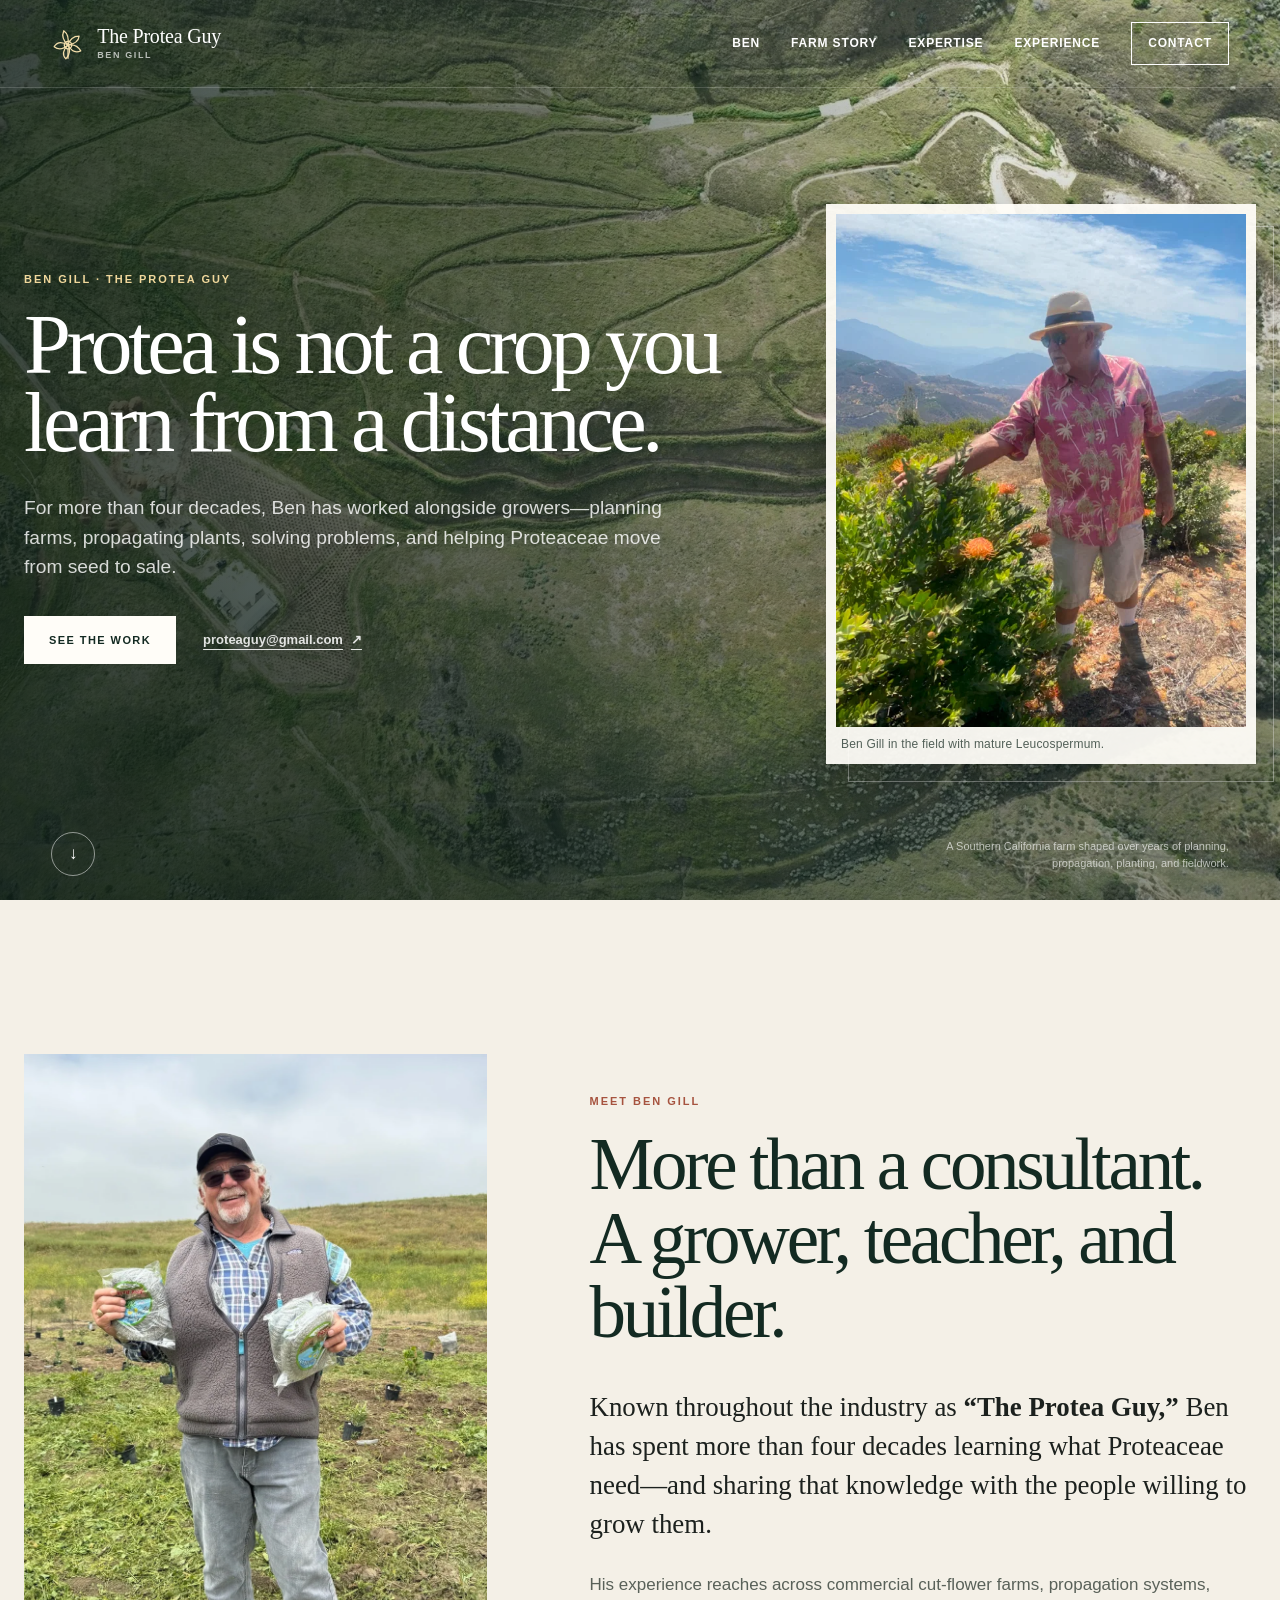
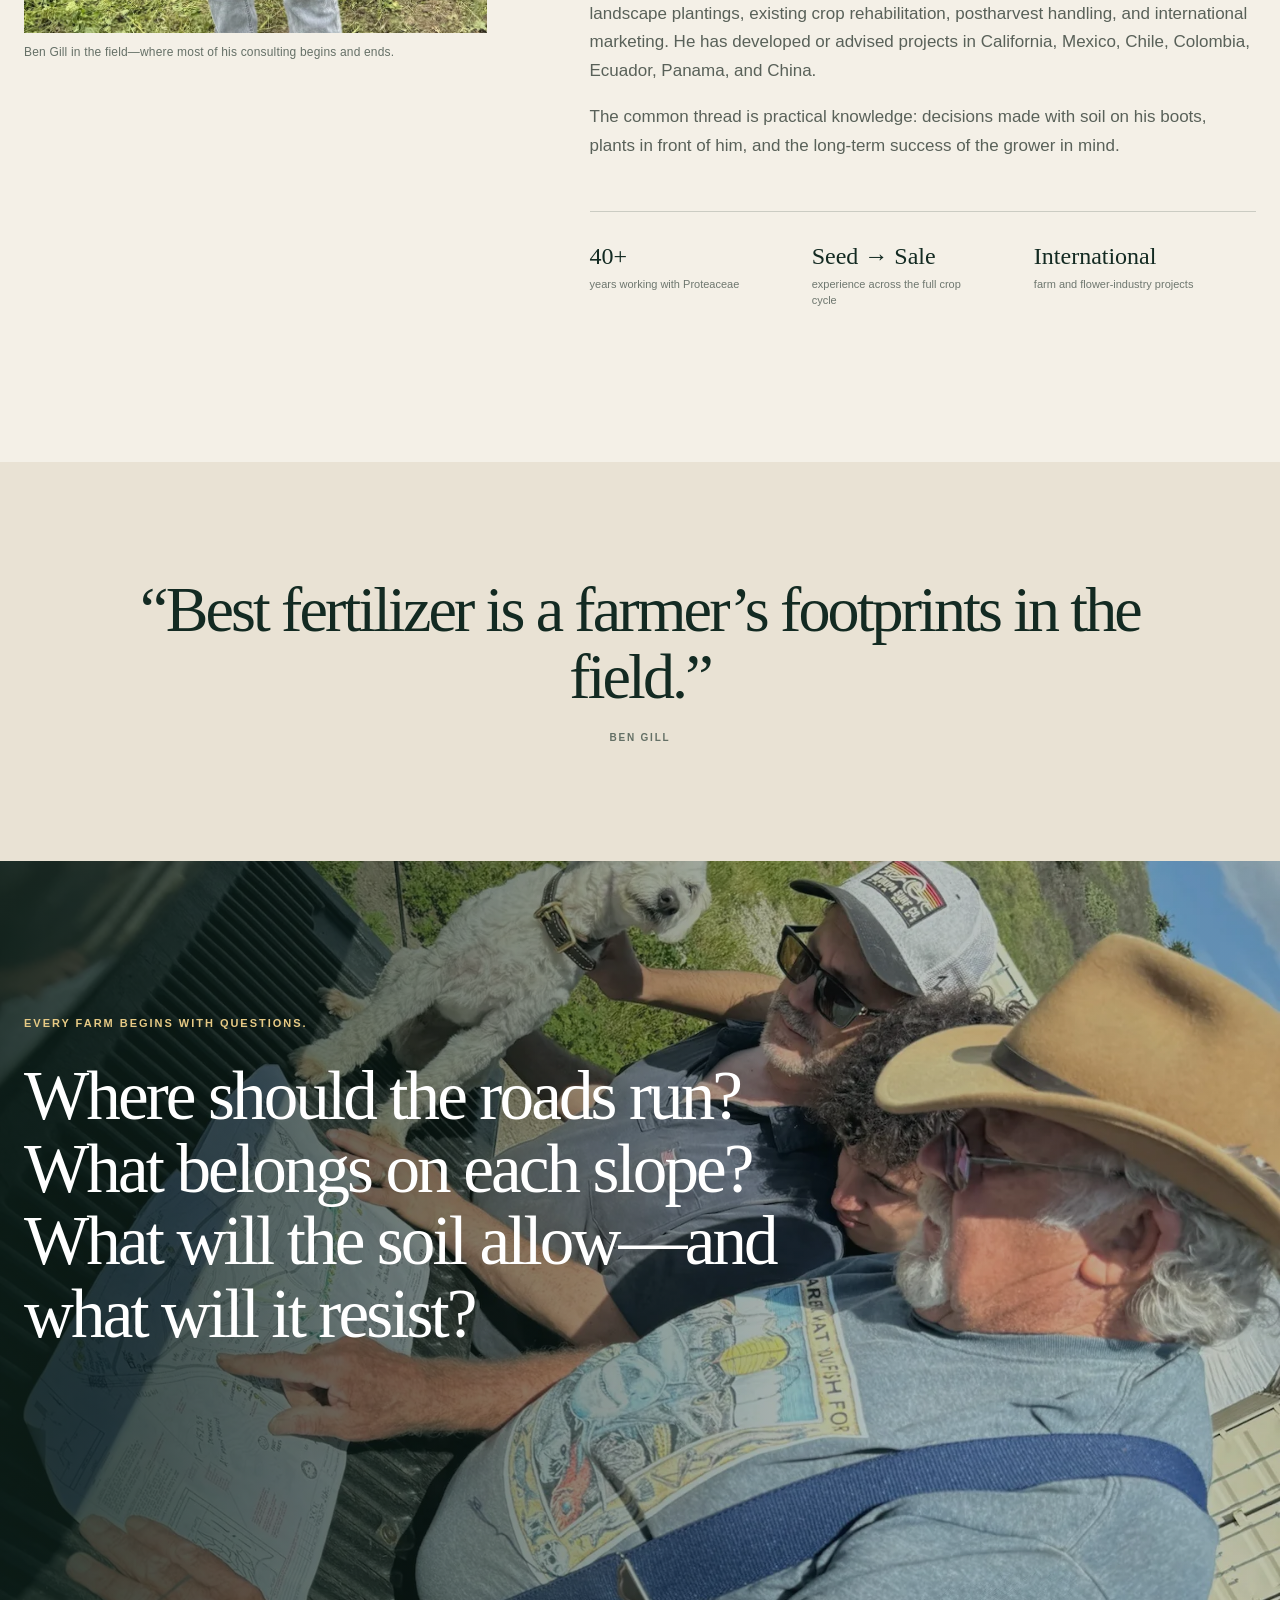
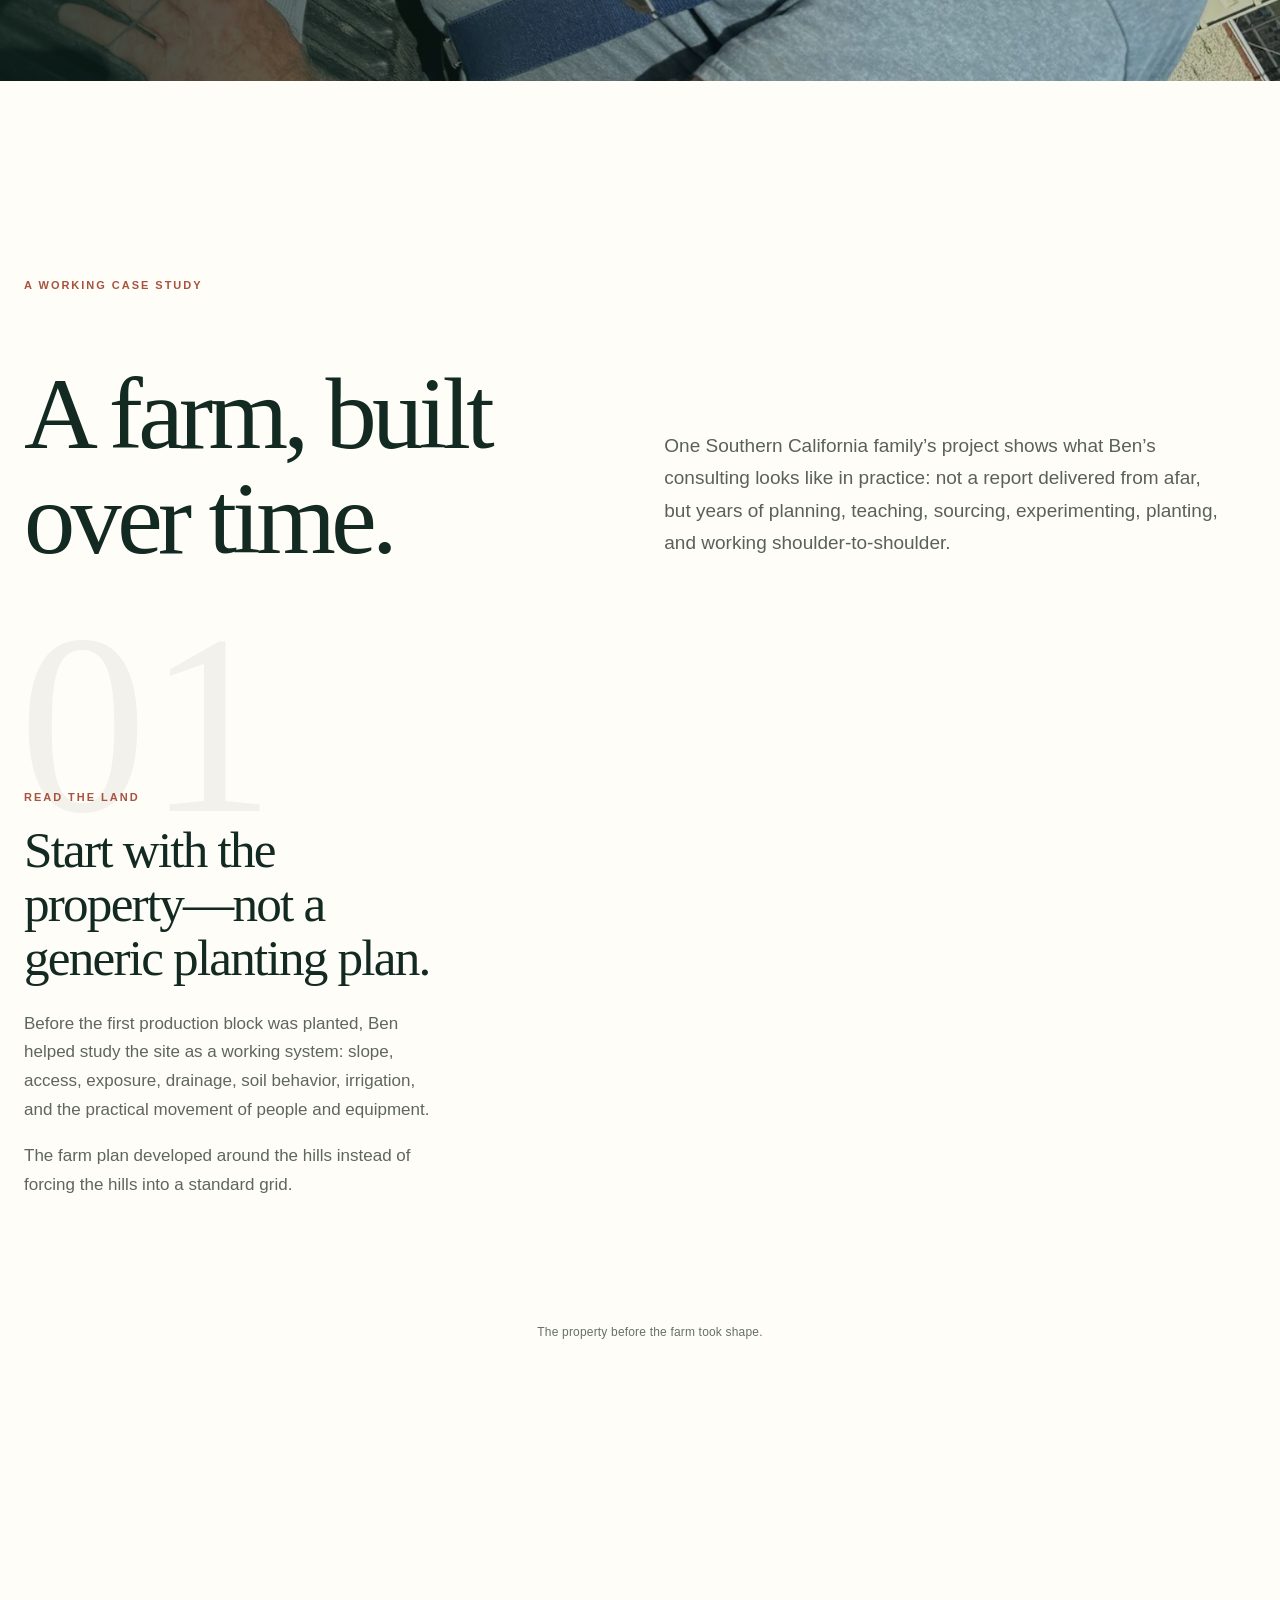
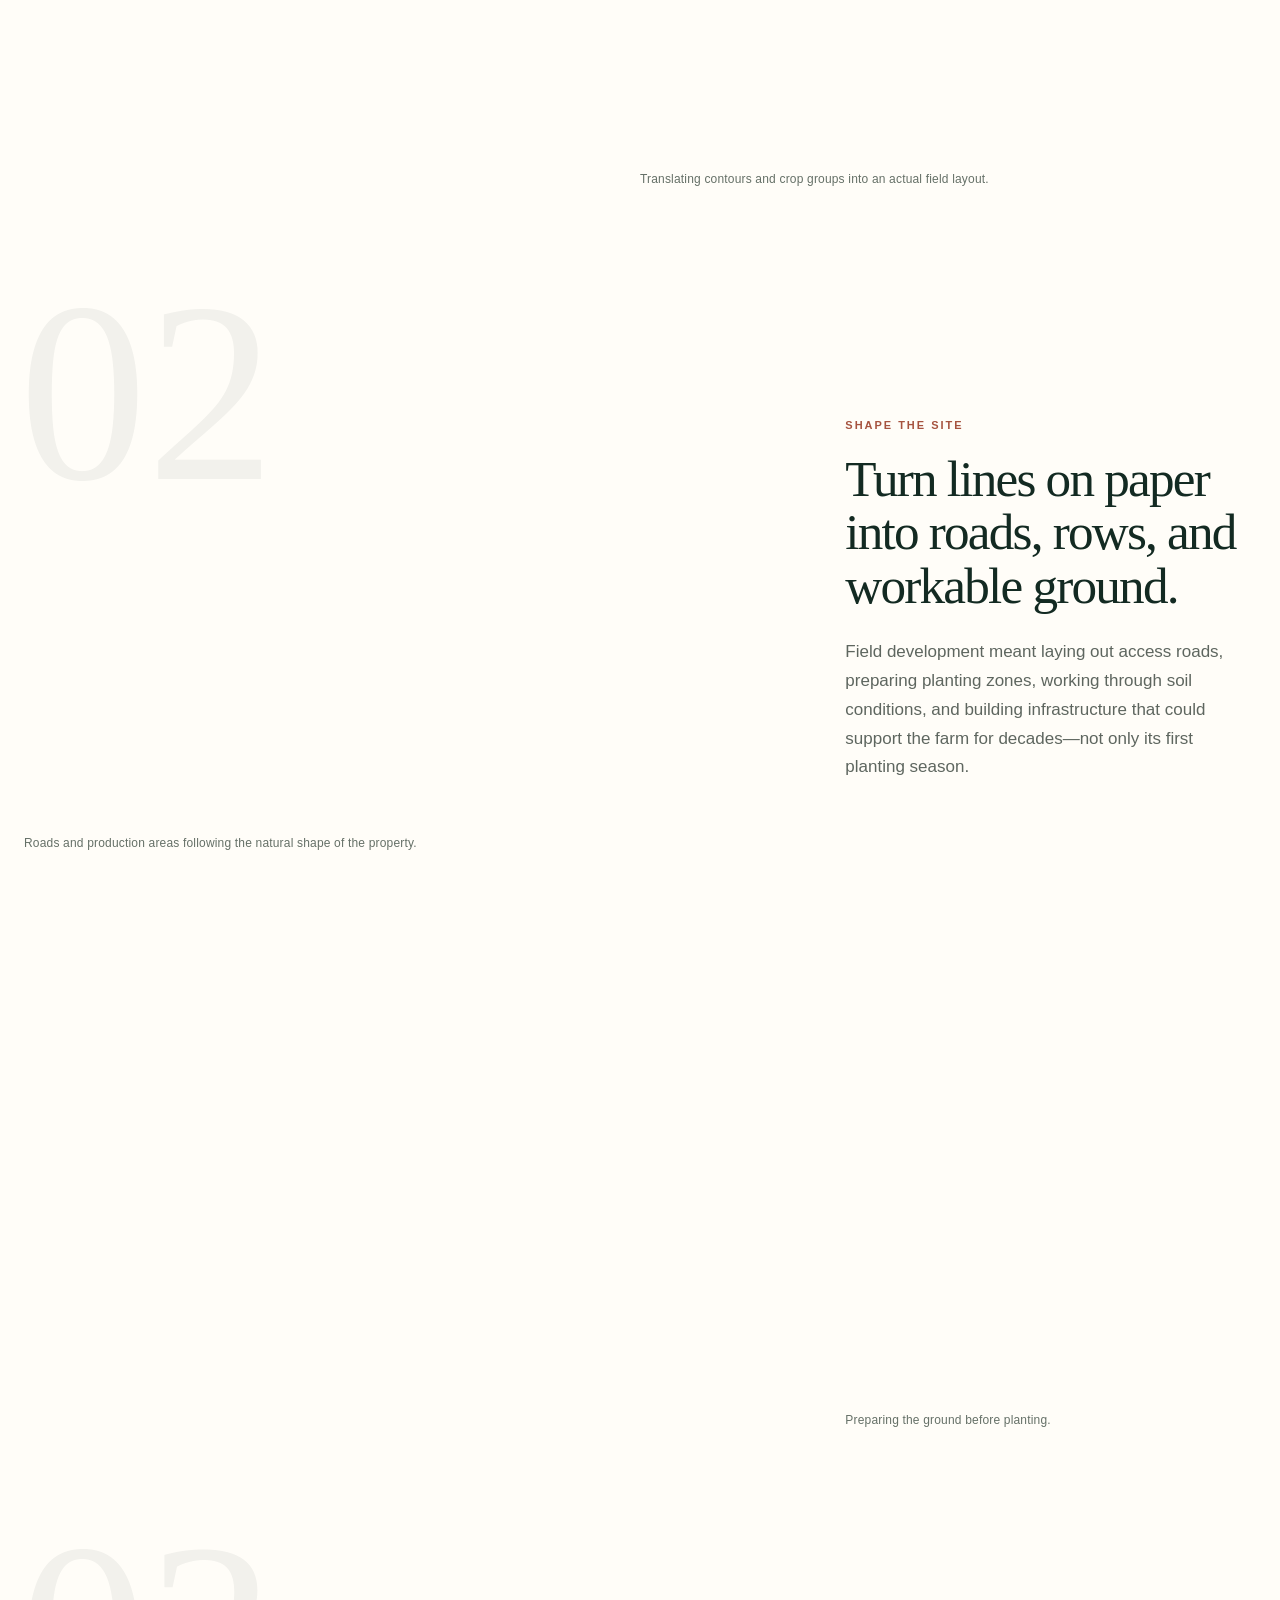
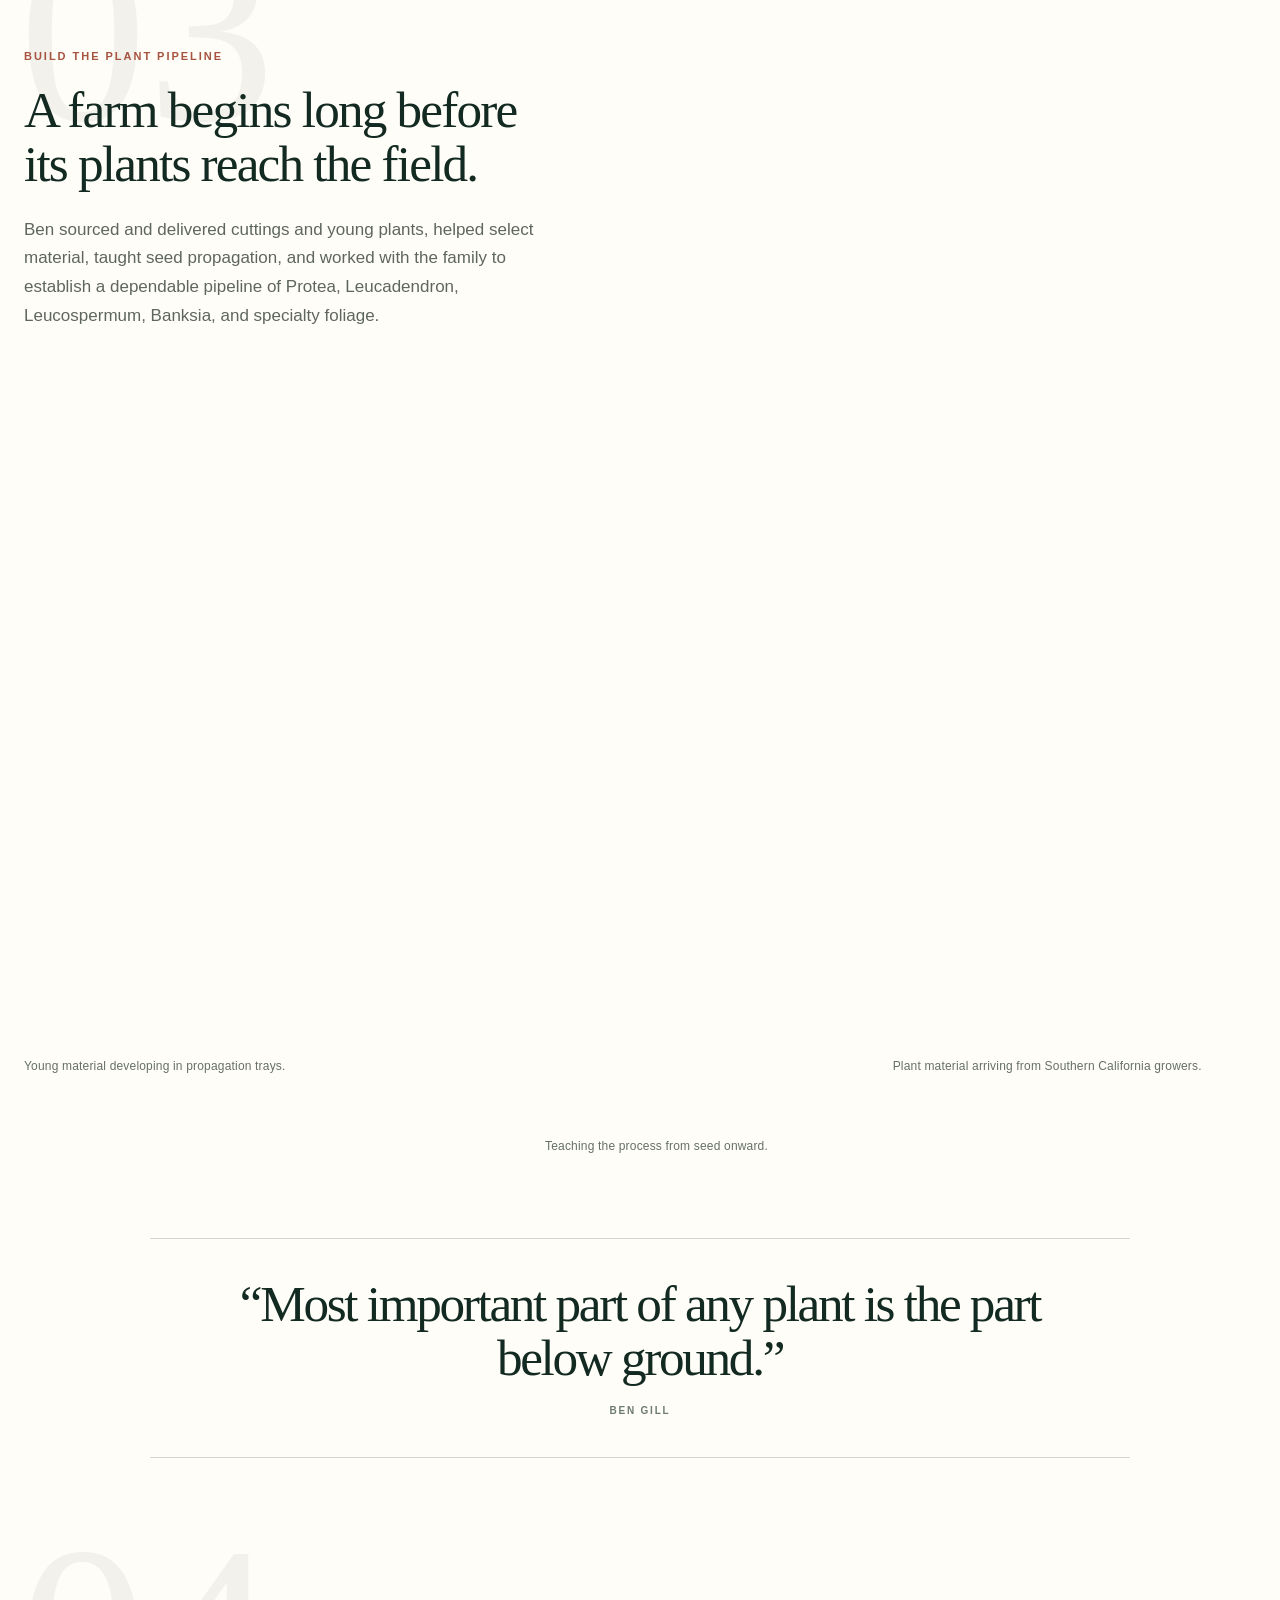
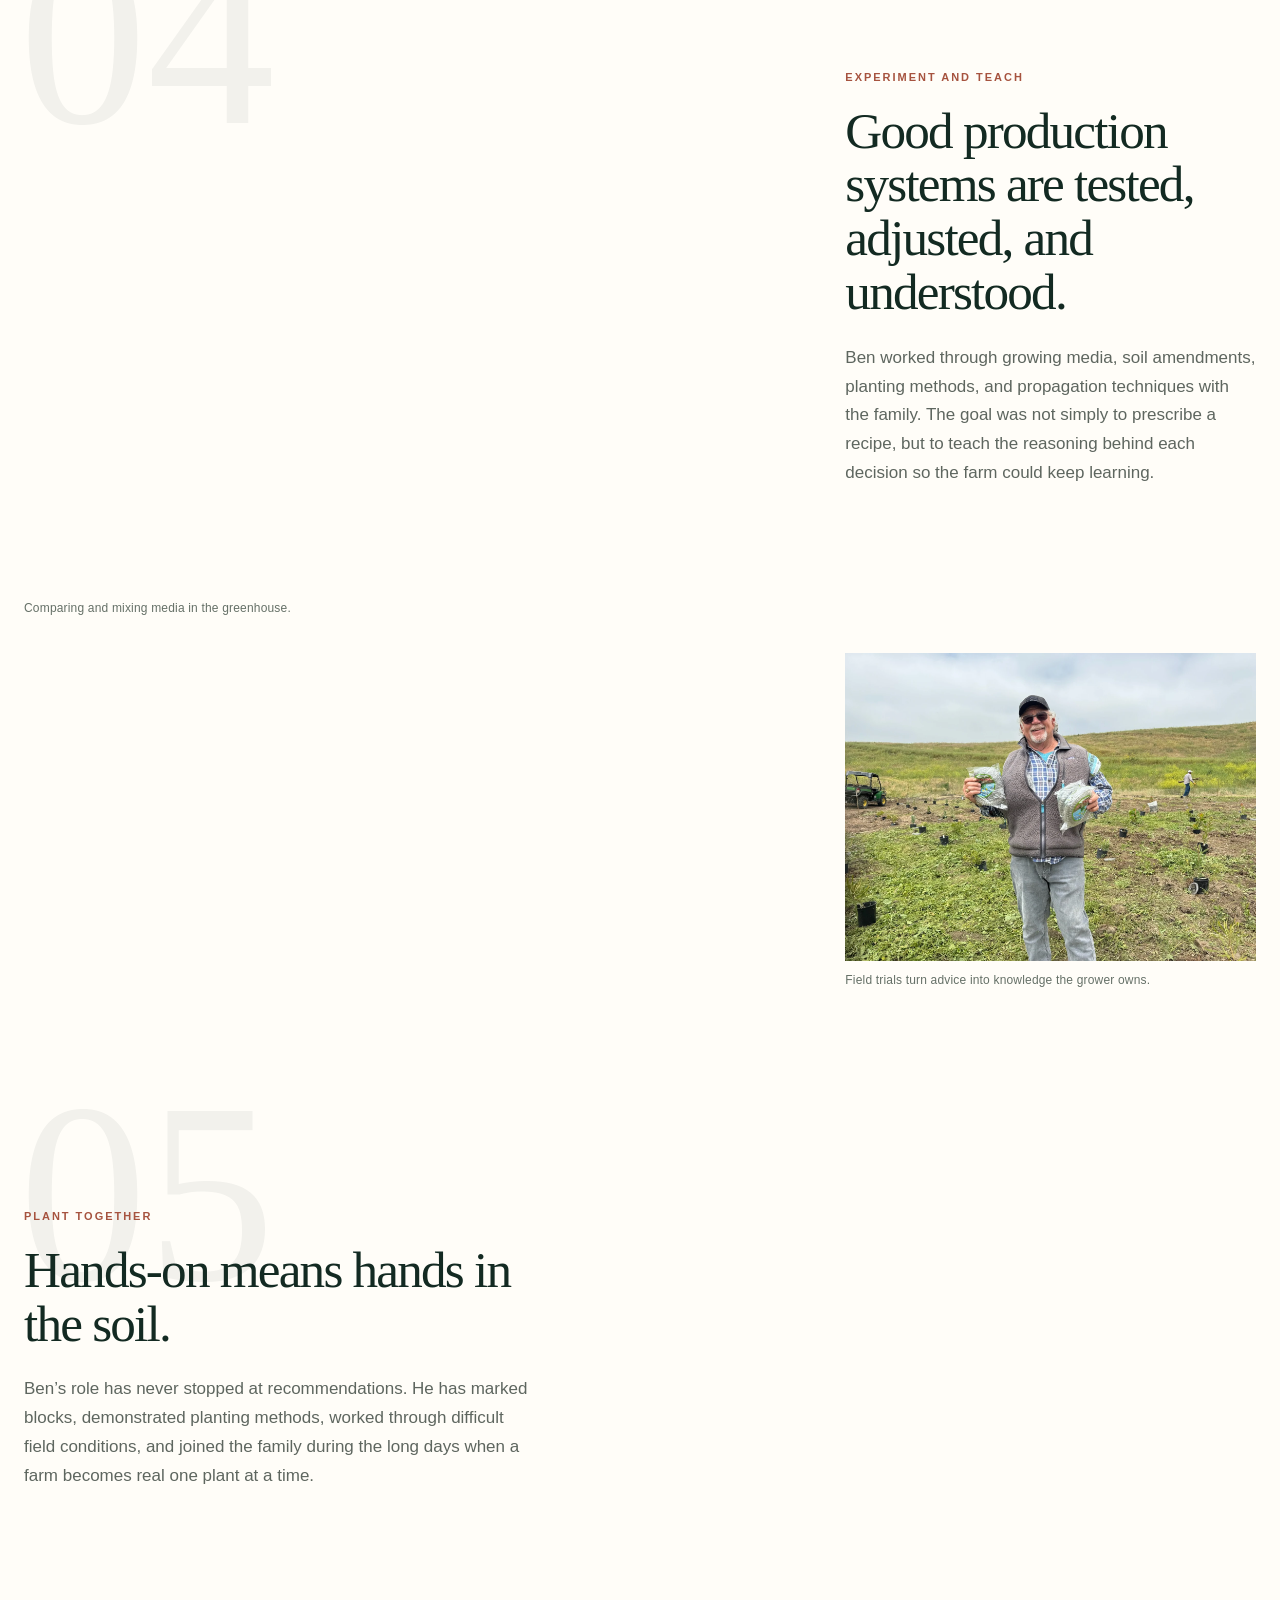
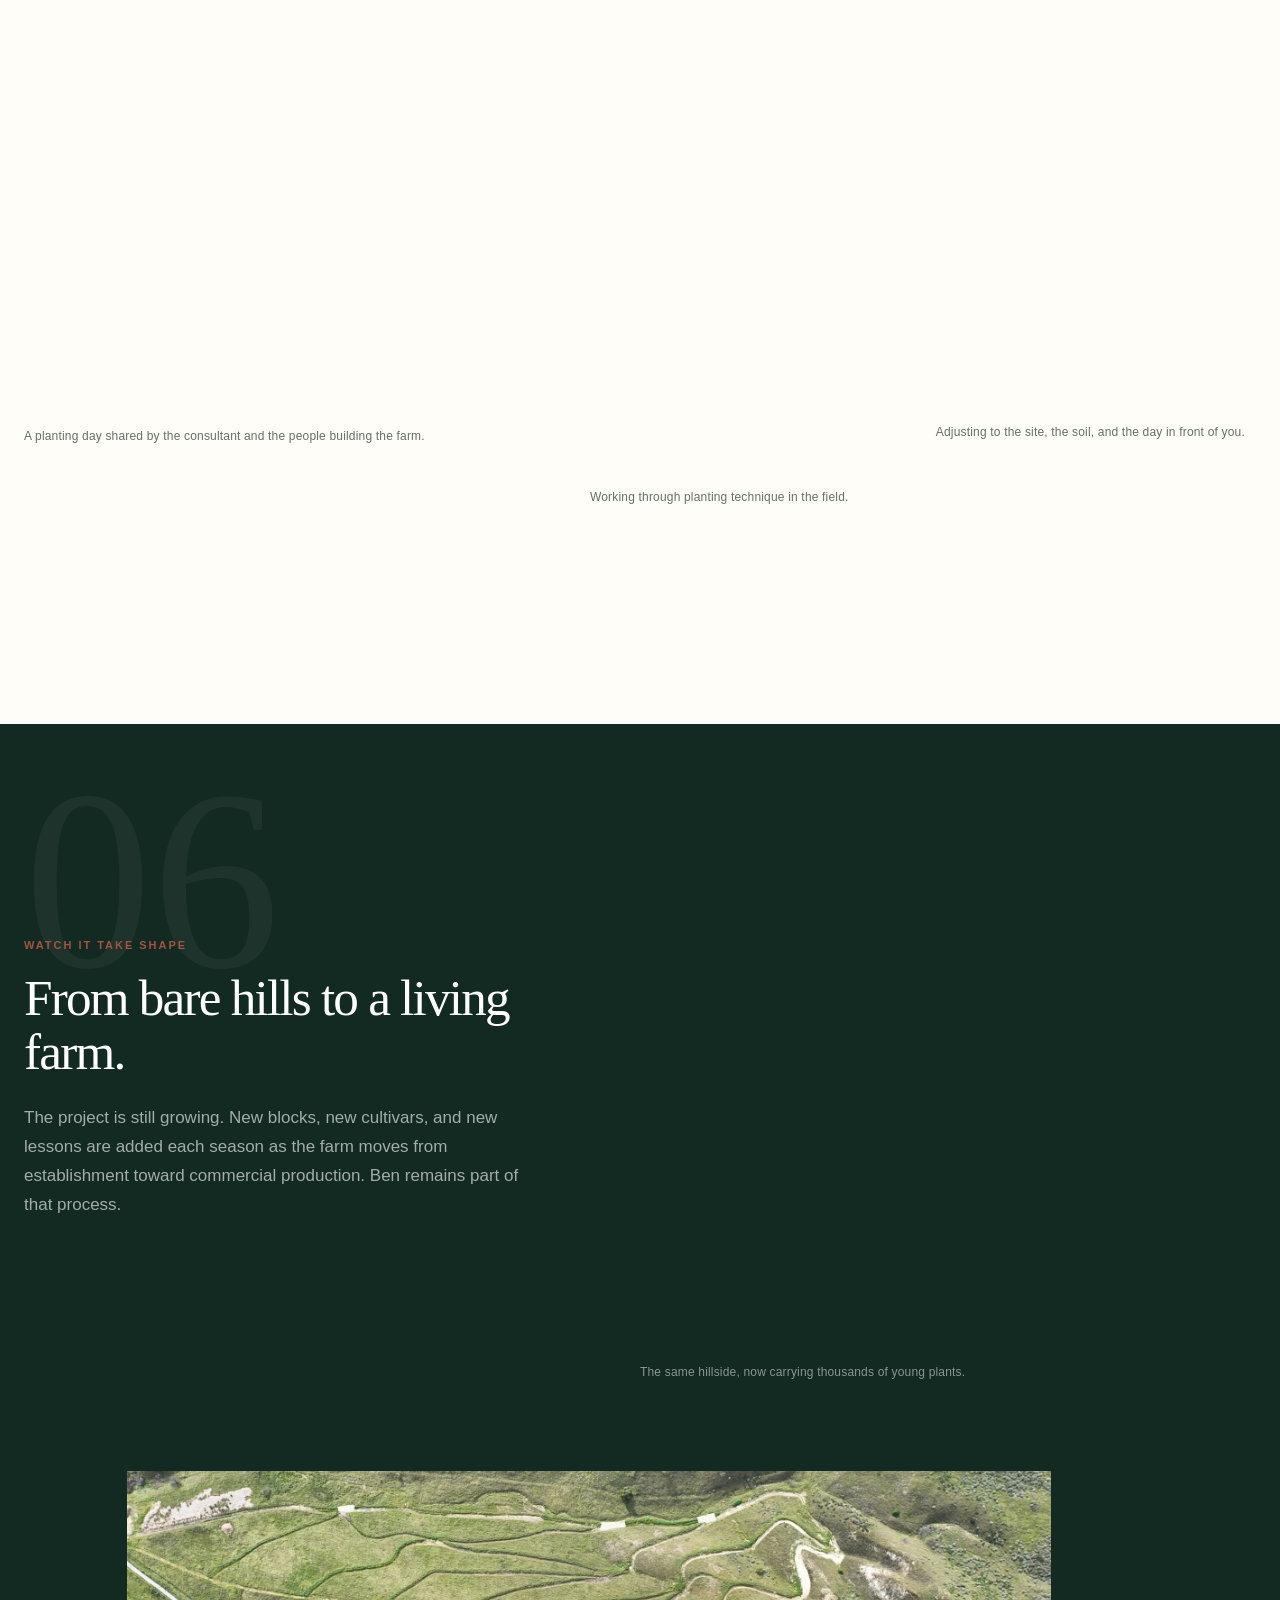
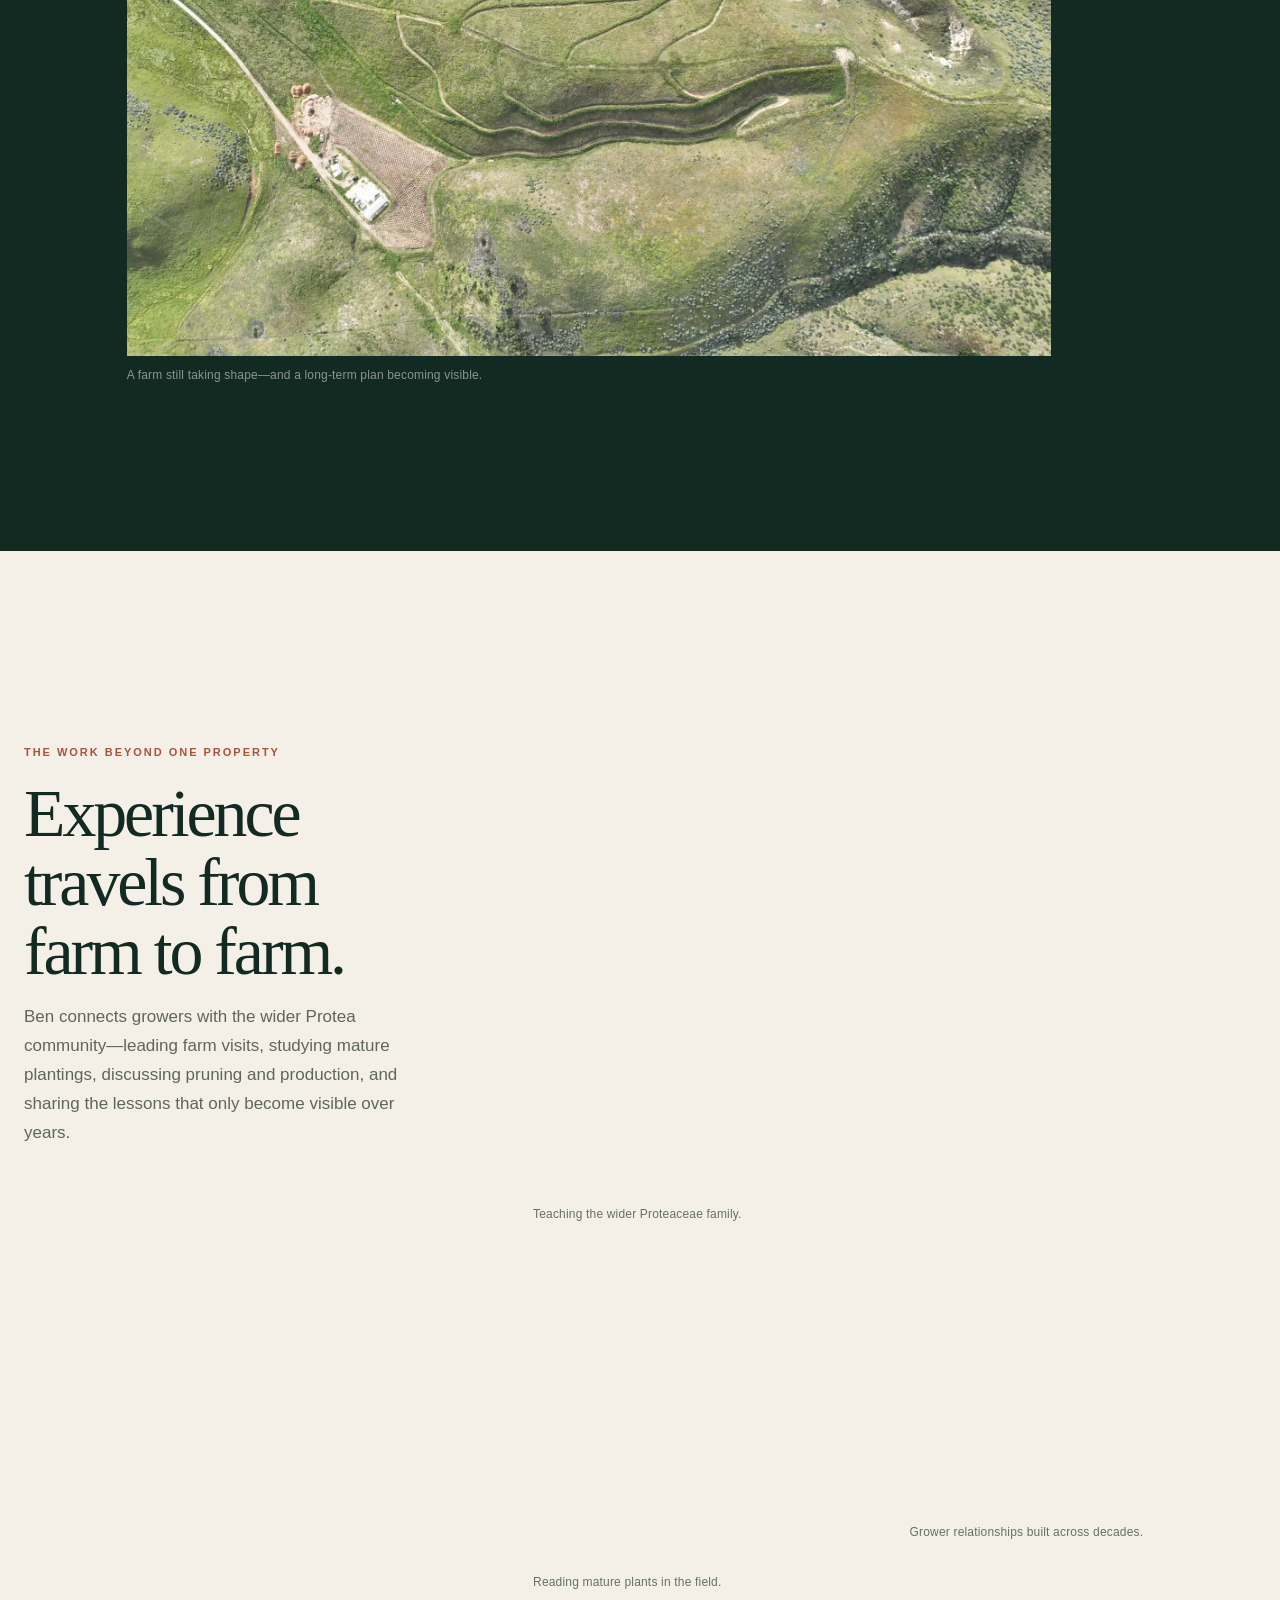
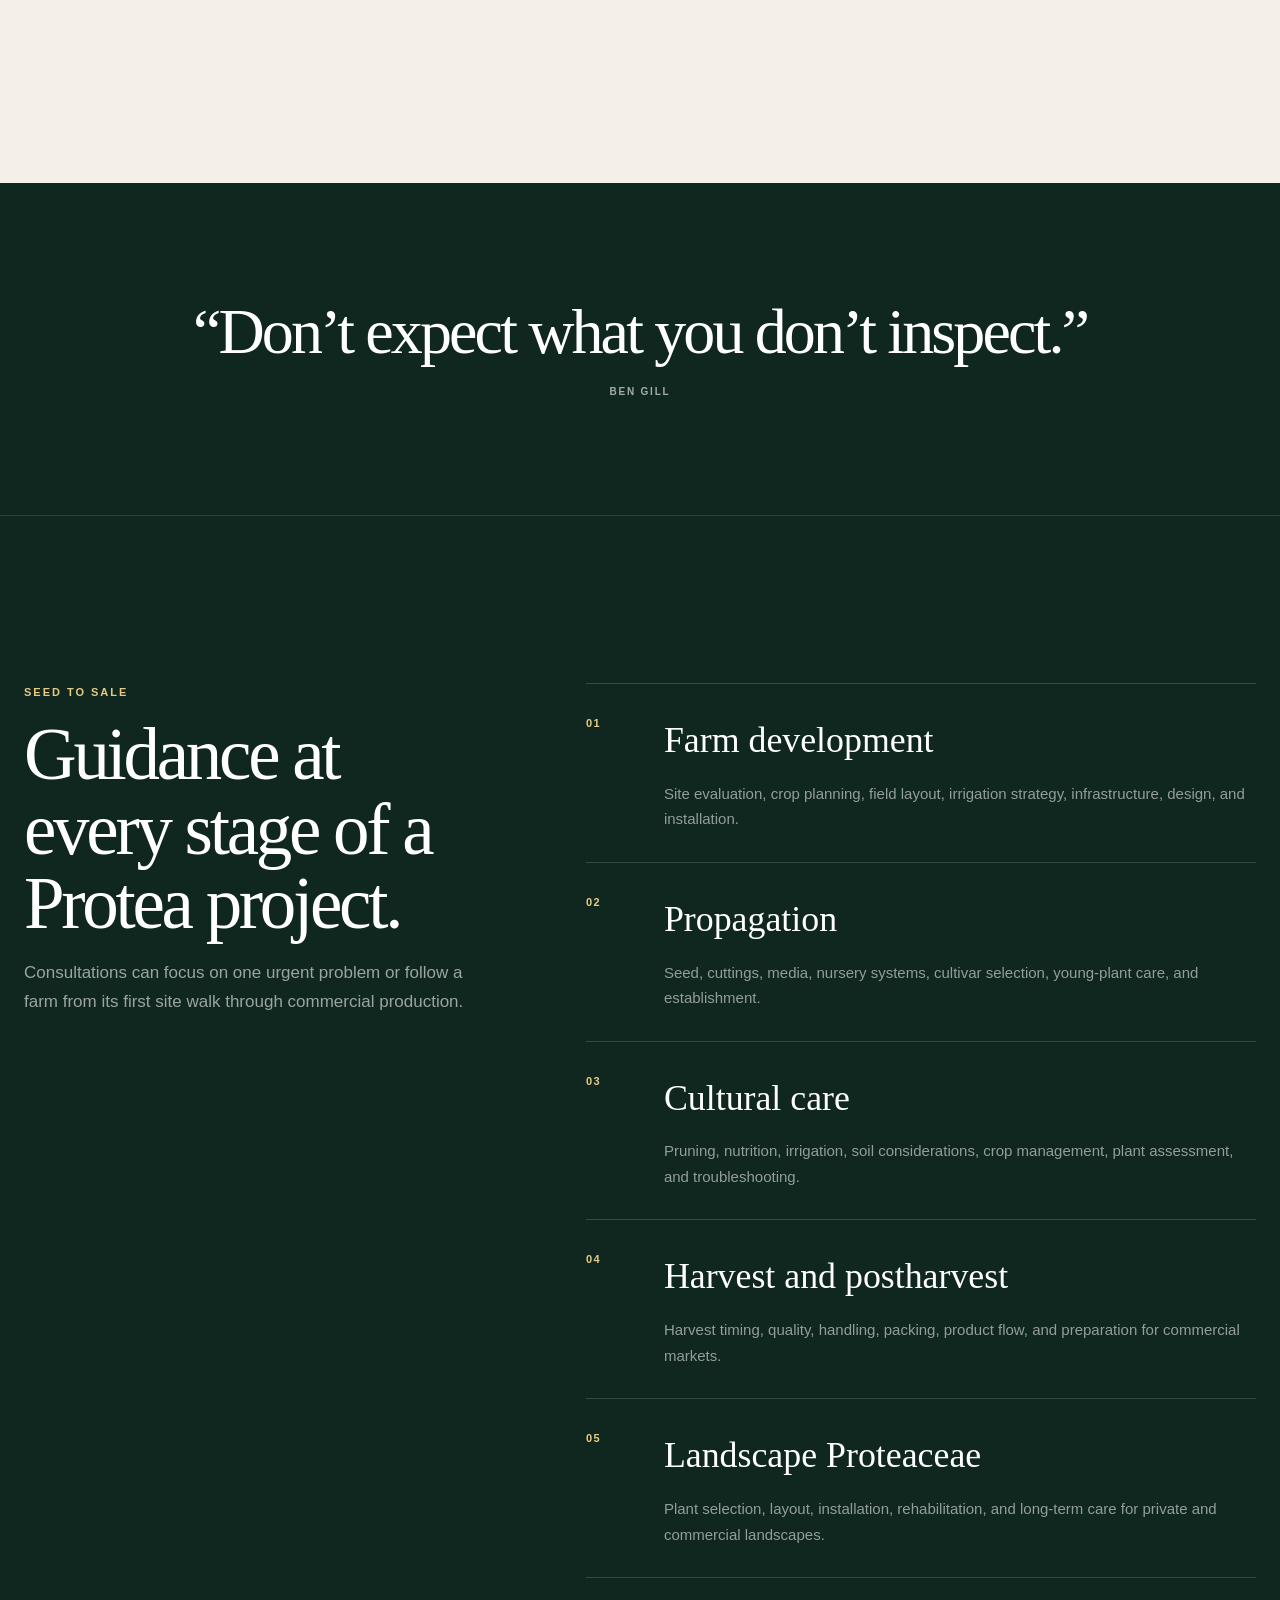
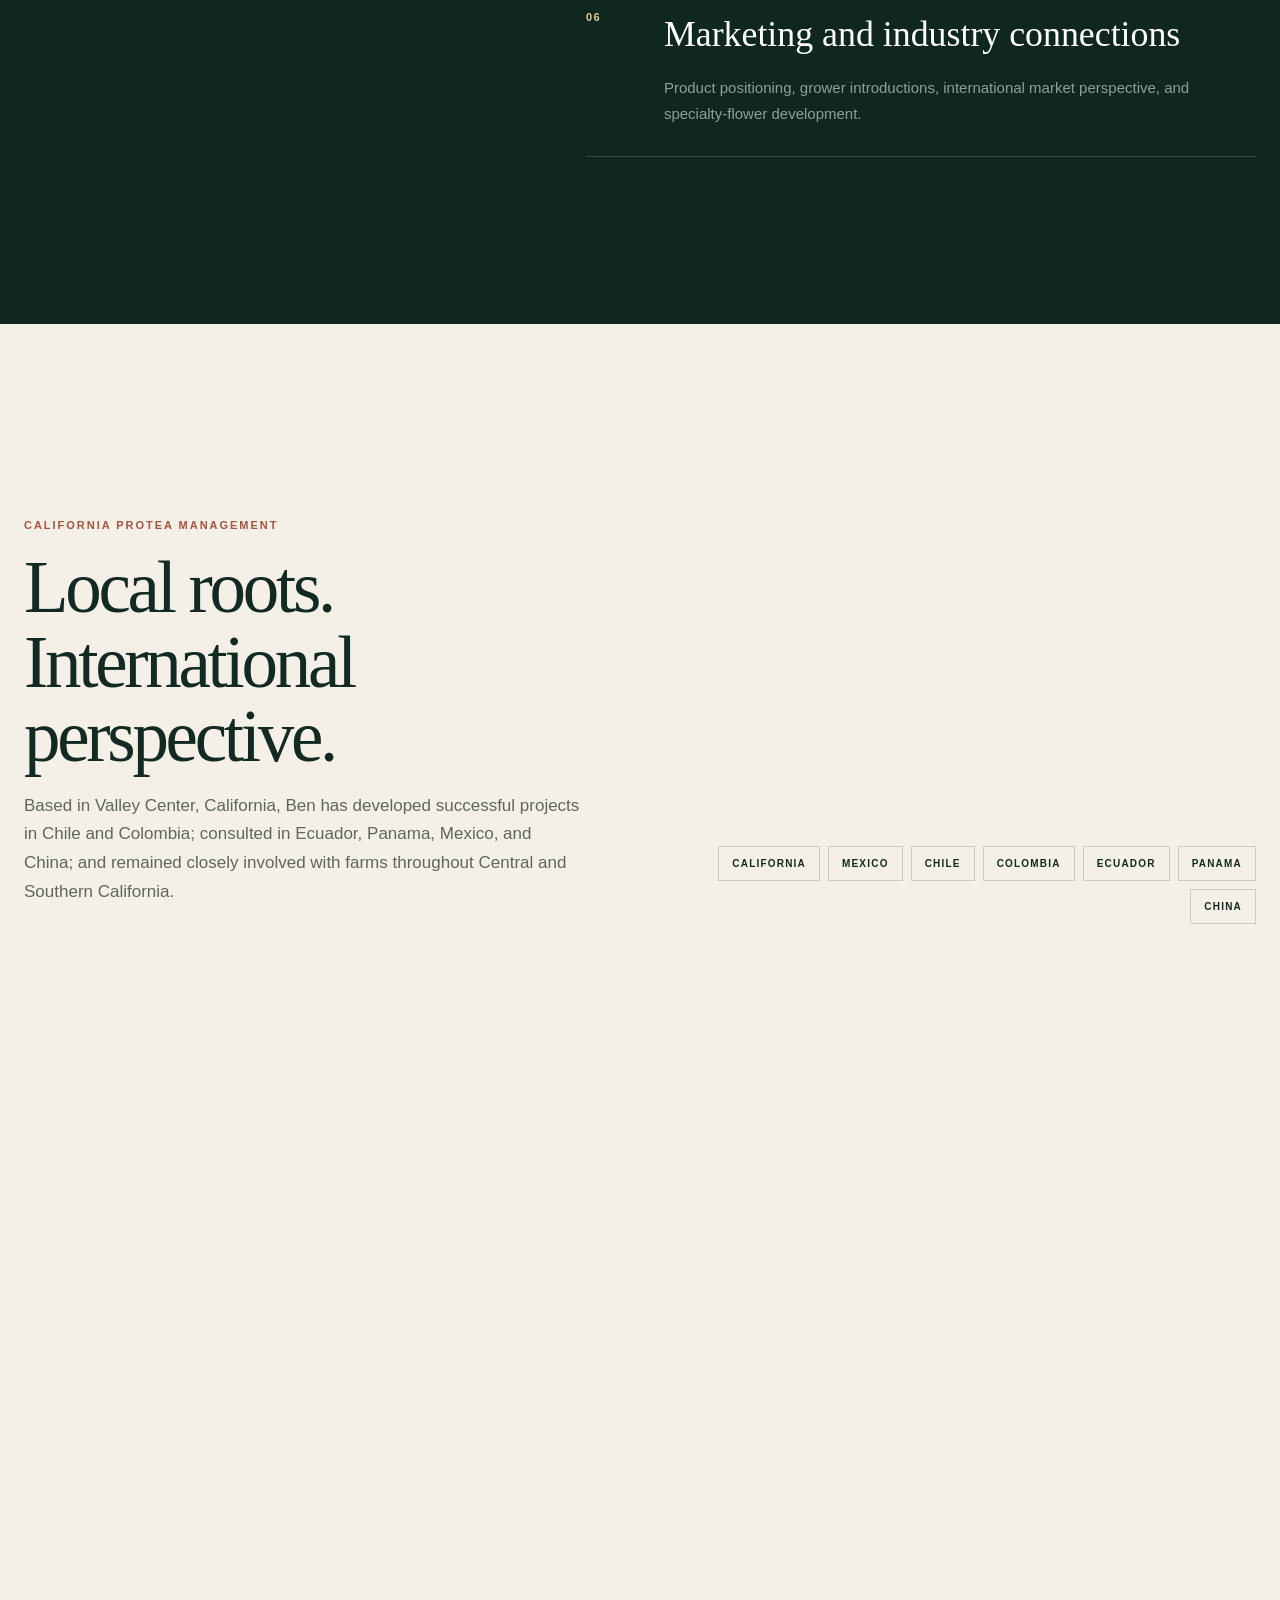
<file: index.html>
<!doctype html>
<html lang="en">
<head>
  <meta charset="utf-8">
  <meta name="viewport" content="width=device-width, initial-scale=1">
  <meta name="description" content="Ben Gill, the Protea Guy, brings more than four decades of hands-on experience to Protea farm development, propagation, production, postharvest care, and specialty-flower consulting.">
  <meta name="theme-color" content="#132a22">
  <meta name="referrer" content="strict-origin-when-cross-origin">
  <meta http-equiv="Content-Security-Policy" content="default-src 'self'; img-src 'self' data:; style-src 'self'; script-src 'self'; object-src 'none'; base-uri 'self'; form-action 'none'; upgrade-insecure-requests">

  <meta property="og:title" content="Ben Gill | The Protea Guy">
  <meta property="og:description" content="More than four decades of practical Protea knowledge—from seed to sale.">
  <meta property="og:type" content="website">
  <meta property="og:url" content="https://proteaguy.com/">
  <meta property="og:image" content="https://proteaguy.com/assets/images/social-card.jpg">
  <meta property="og:image:width" content="1200">
  <meta property="og:image:height" content="630">

  <title>Ben Gill | The Protea Guy</title>
  <link rel="canonical" href="https://proteaguy.com/">
  <link rel="icon" href="assets/protea-mark.svg" type="image/svg+xml">
  <link rel="stylesheet" href="styles.css">
  <script src="script.js" defer></script>
</head>
<body>
  <a class="skip-link" href="#main-content">Skip to content</a>

  <header class="site-header" data-header>
    <a class="wordmark" href="#top" aria-label="The Protea Guy home">
      <img src="assets/protea-mark.svg" width="34" height="34" alt="">
      <span><strong>The Protea Guy</strong><small>Ben Gill</small></span>
    </a>

    <button class="menu-toggle" type="button" aria-expanded="false" aria-controls="site-navigation" data-menu-button>
      <span class="sr-only">Open navigation</span>
      <span aria-hidden="true"></span>
      <span aria-hidden="true"></span>
    </button>

    <nav class="site-nav" id="site-navigation" aria-label="Primary navigation" data-navigation>
      <a href="#ben">Ben</a>
      <a href="#farm-story">Farm story</a>
      <a href="#expertise">Expertise</a>
      <a href="#experience">Experience</a>
      <a class="nav-contact" href="mailto:proteaguy@gmail.com?subject=Protea%20consulting%20inquiry">Contact</a>
    </nav>
  </header>

  <main id="main-content">
    <section class="hero" id="top" aria-labelledby="hero-title">
      <img class="hero-image" src="assets/images/hero-aerial.webp" alt="Aerial view of a developing Protea farm laid out across rolling green hills" fetchpriority="high">
      <div class="hero-shade" aria-hidden="true"></div>
      <div class="hero-layout">
        <div class="hero-copy">
          <p class="hero-kicker">Ben Gill · The Protea Guy</p>
          <h1 id="hero-title">Protea is not a crop you learn from a distance.</h1>
          <p>For more than four decades, Ben has worked alongside growers—planning farms, propagating plants, solving problems, and helping Proteaceae move from seed to sale.</p>
          <div class="hero-actions">
            <a class="button button-light" href="#farm-story">See the work</a>
            <a class="text-link text-link-light" href="mailto:proteaguy@gmail.com?subject=Protea%20consulting%20inquiry">proteaguy@gmail.com <span aria-hidden="true">↗</span></a>
          </div>
        </div>
        <figure class="hero-portrait">
          <img src="assets/images/field-protea.webp" alt="Ben Gill examining an orange pincushion Protea flower in a mature planting">
          <figcaption>Ben Gill in the field with mature Leucospermum.</figcaption>
        </figure>
      </div>
      <p class="hero-caption">A Southern California farm shaped over years of planning, propagation, planting, and fieldwork.</p>
      <a class="hero-scroll" href="#ben" aria-label="Scroll to meet Ben"><span aria-hidden="true">↓</span></a>
    </section>

    <section class="profile" id="ben">
      <div class="profile-image-wrap">
        <img src="assets/images/ben-portrait.webp" alt="Ben Gill smiling in a newly planted field" loading="lazy">
        <p class="image-caption">Ben Gill in the field—where most of his consulting begins and ends.</p>
      </div>
      <div class="profile-copy">
        <p class="eyebrow">Meet Ben Gill</p>
        <h2>More than a consultant.<br>A grower, teacher, and builder.</h2>
        <p class="lead">Known throughout the industry as <strong>“The Protea Guy,”</strong> Ben has spent more than four decades learning what Proteaceae need—and sharing that knowledge with the people willing to grow them.</p>
        <p>His experience reaches across commercial cut-flower farms, propagation systems, landscape plantings, existing crop rehabilitation, postharvest handling, and international marketing. He has developed or advised projects in California, Mexico, Chile, Colombia, Ecuador, Panama, and China.</p>
        <p>The common thread is practical knowledge: decisions made with soil on his boots, plants in front of him, and the long-term success of the grower in mind.</p>

        <div class="profile-facts" aria-label="Experience highlights">
          <div><strong>40+</strong><span>years working with Proteaceae</span></div>
          <div><strong>Seed → Sale</strong><span>experience across the full crop cycle</span></div>
          <div><strong>International</strong><span>farm and flower-industry projects</span></div>
        </div>
      </div>
    </section>

    <section class="pull-quote" aria-label="Ben Gill quote">
      <blockquote>
        <p>“Best fertilizer is a farmer’s footprints in the field.”</p>
        <cite>Ben Gill</cite>
      </blockquote>
    </section>

    <section class="interlude interlude-planning" aria-label="Farm planning">
      <img src="assets/images/planning-truck.webp" alt="Ben and a farm family reviewing site plans on the bed of a pickup truck" loading="lazy">
      <div class="interlude-overlay" aria-hidden="true"></div>
      <div class="interlude-copy">
        <p>Every farm begins with questions.</p>
        <h2>Where should the roads run? What belongs on each slope? What will the soil allow—and what will it resist?</h2>
      </div>
    </section>

    <section class="case-study" id="farm-story">
      <header class="case-intro">
        <p class="eyebrow">A working case study</p>
        <h2>A farm, built over time.</h2>
        <p>One Southern California family’s project shows what Ben’s consulting looks like in practice: not a report delivered from afar, but years of planning, teaching, sourcing, experimenting, planting, and working shoulder-to-shoulder.</p>
      </header>

      <article class="chapter chapter-one">
        <div class="chapter-number" aria-hidden="true">01</div>
        <div class="chapter-copy">
          <p class="chapter-label">Read the land</p>
          <h3>Start with the property—not a generic planting plan.</h3>
          <p>Before the first production block was planted, Ben helped study the site as a working system: slope, access, exposure, drainage, soil behavior, irrigation, and the practical movement of people and equipment.</p>
          <p>The farm plan developed around the hills instead of forcing the hills into a standard grid.</p>
        </div>
        <figure class="chapter-image chapter-image-main">
          <img src="assets/images/first-field.webp" alt="Ben standing on an open hillside during the early development of the farm" loading="lazy">
          <figcaption>The property before the farm took shape.</figcaption>
        </figure>
        <figure class="chapter-image chapter-image-inset">
          <img src="assets/images/planning-map.webp" alt="Ben and a young grower holding a color-coded planting plan in the field" loading="lazy">
          <figcaption>Translating contours and crop groups into an actual field layout.</figcaption>
        </figure>
      </article>

      <article class="chapter chapter-two">
        <div class="chapter-number" aria-hidden="true">02</div>
        <div class="chapter-copy">
          <p class="chapter-label">Shape the site</p>
          <h3>Turn lines on paper into roads, rows, and workable ground.</h3>
          <p>Field development meant laying out access roads, preparing planting zones, working through soil conditions, and building infrastructure that could support the farm for decades—not only its first planting season.</p>
        </div>
        <figure class="wide-image">
          <img src="assets/images/roads-aerial.webp" alt="Aerial view of newly formed farm roads following the contours of rolling hills" loading="lazy">
          <figcaption>Roads and production areas following the natural shape of the property.</figcaption>
        </figure>
        <figure class="small-image small-image-left">
          <img src="assets/images/soil-prep.webp" alt="Freshly worked field soil before planting" loading="lazy">
          <figcaption>Preparing the ground before planting.</figcaption>
        </figure>
      </article>

      <article class="chapter chapter-three">
        <div class="chapter-number" aria-hidden="true">03</div>
        <div class="chapter-copy">
          <p class="chapter-label">Build the plant pipeline</p>
          <h3>A farm begins long before its plants reach the field.</h3>
          <p>Ben sourced and delivered cuttings and young plants, helped select material, taught seed propagation, and worked with the family to establish a dependable pipeline of Protea, Leucadendron, Leucospermum, Banksia, and specialty foliage.</p>
        </div>
        <div class="propagation-grid">
          <figure class="propagation-a">
            <img src="assets/images/cuttings-nursery.webp" alt="Rows of young Proteaceae cuttings in propagation trays" loading="lazy">
            <figcaption>Young material developing in propagation trays.</figcaption>
          </figure>
          <figure class="propagation-b">
            <img src="assets/images/seed-trays.webp" alt="Many labeled trays of newly germinating Proteaceae seedlings" loading="lazy">
            <figcaption>Teaching the process from seed onward.</figcaption>
          </figure>
          <figure class="propagation-c">
            <img src="assets/images/delivering-plants.webp" alt="Ben unloading crates of young Proteaceae plants from a pickup truck" loading="lazy">
            <figcaption>Plant material arriving from Southern California growers.</figcaption>
          </figure>
        </div>
      </article>

      <aside class="chapter-quote" aria-label="Ben Gill quote">
        <p>“Most important part of any plant is the part below ground.”</p>
        <cite>Ben Gill</cite>
      </aside>

      <article class="chapter chapter-four">
        <div class="chapter-number" aria-hidden="true">04</div>
        <div class="chapter-copy">
          <p class="chapter-label">Experiment and teach</p>
          <h3>Good production systems are tested, adjusted, and understood.</h3>
          <p>Ben worked through growing media, soil amendments, planting methods, and propagation techniques with the family. The goal was not simply to prescribe a recipe, but to teach the reasoning behind each decision so the farm could keep learning.</p>
        </div>
        <figure class="chapter-image chapter-image-main experiment-main">
          <img src="assets/images/mixing-media.webp" alt="Ben and a farm family mixing propagation media together in a greenhouse" loading="lazy">
          <figcaption>Comparing and mixing media in the greenhouse.</figcaption>
        </figure>
        <figure class="chapter-image chapter-image-inset experiment-inset">
          <img src="assets/images/ben-portrait.webp" alt="Ben smiling while holding materials during a planting day" loading="lazy">
          <figcaption>Field trials turn advice into knowledge the grower owns.</figcaption>
        </figure>
      </article>

      <article class="chapter chapter-five">
        <div class="chapter-number" aria-hidden="true">05</div>
        <div class="chapter-copy">
          <p class="chapter-label">Plant together</p>
          <h3>Hands-on means hands in the soil.</h3>
          <p>Ben’s role has never stopped at recommendations. He has marked blocks, demonstrated planting methods, worked through difficult field conditions, and joined the family during the long days when a farm becomes real one plant at a time.</p>
        </div>
        <div class="planting-strip">
          <figure>
            <img src="assets/images/planting-team.webp" alt="Ben and a farm family planting together beside a loader" loading="lazy">
            <figcaption>A planting day shared by the consultant and the people building the farm.</figcaption>
          </figure>
          <figure>
            <img src="assets/images/planting-soil.webp" alt="Ben helping dig a planting hole on a hillside" loading="lazy">
            <figcaption>Working through planting technique in the field.</figcaption>
          </figure>
          <figure>
            <img src="assets/images/soil-bag.webp" alt="Ben inspecting soil and a planting hole under storm clouds" loading="lazy">
            <figcaption>Adjusting to the site, the soil, and the day in front of you.</figcaption>
          </figure>
        </div>
      </article>

      <article class="chapter chapter-six">
        <div class="chapter-number" aria-hidden="true">06</div>
        <div class="chapter-copy chapter-copy-light">
          <p class="chapter-label">Watch it take shape</p>
          <h3>From bare hills to a living farm.</h3>
          <p>The project is still growing. New blocks, new cultivars, and new lessons are added each season as the farm moves from establishment toward commercial production. Ben remains part of that process.</p>
        </div>
        <figure class="current-field">
          <img src="assets/images/field-now.webp" alt="A hillside now planted with rows of young Proteaceae" loading="lazy">
          <figcaption>The same hillside, now carrying thousands of young plants.</figcaption>
        </figure>
        <figure class="current-aerial">
          <img src="assets/images/hero-aerial.webp" alt="Aerial view showing the farm’s current road network and planted blocks" loading="lazy">
          <figcaption>A farm still taking shape—and a long-term plan becoming visible.</figcaption>
        </figure>
      </article>
    </section>

    <section class="field-note">
      <div class="field-note-copy">
        <p class="eyebrow">The work beyond one property</p>
        <h2>Experience travels from farm to farm.</h2>
        <p>Ben connects growers with the wider Protea community—leading farm visits, studying mature plantings, discussing pruning and production, and sharing the lessons that only become visible over years.</p>
      </div>
      <div class="field-note-gallery">
        <figure class="tour-one">
          <img src="assets/images/poster-talk.webp" alt="Ben explaining Proteaceae varieties to a group beside an educational display" loading="lazy">
          <figcaption>Teaching the wider Proteaceae family.</figcaption>
        </figure>
        <figure class="tour-two">
          <img src="assets/images/field-tour-new.webp" alt="Ben leading growers through a mature Protea planting" loading="lazy">
          <figcaption>Reading mature plants in the field.</figcaption>
        </figure>
        <figure class="tour-three">
          <img src="assets/images/mature-planting-new.webp" alt="Ben standing with growers in an established Protea field" loading="lazy">
          <figcaption>Grower relationships built across decades.</figcaption>
        </figure>
      </div>
    </section>

    <section class="pull-quote pull-quote-dark" aria-label="Ben Gill quote">
      <blockquote>
        <p>“Don’t expect what you don’t inspect.”</p>
        <cite>Ben Gill</cite>
      </blockquote>
    </section>

    <section class="expertise" id="expertise">
      <div class="expertise-heading">
        <p class="eyebrow eyebrow-light">Seed to sale</p>
        <h2>Guidance at every stage of a Protea project.</h2>
        <p>Consultations can focus on one urgent problem or follow a farm from its first site walk through commercial production.</p>
      </div>
      <div class="expertise-list">
        <article>
          <span>01</span>
          <div><h3>Farm development</h3><p>Site evaluation, crop planning, field layout, irrigation strategy, infrastructure, design, and installation.</p></div>
        </article>
        <article>
          <span>02</span>
          <div><h3>Propagation</h3><p>Seed, cuttings, media, nursery systems, cultivar selection, young-plant care, and establishment.</p></div>
        </article>
        <article>
          <span>03</span>
          <div><h3>Cultural care</h3><p>Pruning, nutrition, irrigation, soil considerations, crop management, plant assessment, and troubleshooting.</p></div>
        </article>
        <article>
          <span>04</span>
          <div><h3>Harvest and postharvest</h3><p>Harvest timing, quality, handling, packing, product flow, and preparation for commercial markets.</p></div>
        </article>
        <article>
          <span>05</span>
          <div><h3>Landscape Proteaceae</h3><p>Plant selection, layout, installation, rehabilitation, and long-term care for private and commercial landscapes.</p></div>
        </article>
        <article>
          <span>06</span>
          <div><h3>Marketing and industry connections</h3><p>Product positioning, grower introductions, international market perspective, and specialty-flower development.</p></div>
        </article>
      </div>
    </section>

    <section class="experience" id="experience">
      <div class="experience-copy">
        <p class="eyebrow">California Protea Management</p>
        <h2>Local roots.<br>International perspective.</h2>
        <p>Based in Valley Center, California, Ben has developed successful projects in Chile and Colombia; consulted in Ecuador, Panama, Mexico, and China; and remained closely involved with farms throughout Central and Southern California.</p>
      </div>
      <div class="locations" aria-label="Project regions">
        <span>California</span>
        <span>Mexico</span>
        <span>Chile</span>
        <span>Colombia</span>
        <span>Ecuador</span>
        <span>Panama</span>
        <span>China</span>
      </div>
      <figure class="experience-image">
        <img src="assets/images/greenhouse-team.webp" alt="Ben with a farm family working around young plants in a greenhouse" loading="lazy">
        <figcaption>Knowledge passed on through the work itself.</figcaption>
      </figure>
    </section>

    <section class="pull-quote pull-quote-rust" aria-label="Ben Gill quote">
      <blockquote>
        <p>“You’ve gotta be first, last or different.”</p>
        <cite>Ben Gill</cite>
      </blockquote>
    </section>

    <section class="contact" id="contact">
      <div class="contact-word">PROTEA</div>
      <div class="contact-copy">
        <p class="eyebrow eyebrow-light">Start a conversation</p>
        <h2>A farm, a landscape, or one plant that does not look right.</h2>
        <p>Ben is available for consultations on existing plants, pruning, fertility, propagation, farm development, commercial flower production, and Proteaceae landscapes.</p>
        <a class="button button-light button-large" href="mailto:proteaguy@gmail.com?subject=Protea%20consulting%20inquiry">Email Ben Gill</a>
        <a class="contact-email" href="mailto:proteaguy@gmail.com">proteaguy@gmail.com</a>
      </div>
    </section>
  </main>

  <footer class="site-footer">
    <div class="footer-brand">
      <img src="assets/protea-mark.svg" width="38" height="38" alt="">
      <div><strong>The Protea Guy</strong><span>Ben Gill · California Protea Management</span></div>
    </div>
    <p>© <span data-year></span> Ben Gill. All rights reserved.</p>
  </footer>
</body>
</html>
</file>
<file: styles.css>
:root {
  --forest: #132a22;
  --forest-soft: #203e32;
  --ink: #1c211e;
  --paper: #f4f0e7;
  --paper-deep: #e9e2d4;
  --white: #fffdf8;
  --rust: #a6533f;
  --gold: #e7ca85;
  --sage: #738371;
  --line: rgba(19, 42, 34, .18);
  --container: 1280px;
  --serif: Georgia, "Times New Roman", serif;
  --sans: Inter, ui-sans-serif, -apple-system, BlinkMacSystemFont, "Segoe UI", sans-serif;
}

* { box-sizing: border-box; }
html { scroll-behavior: smooth; }
body {
  margin: 0;
  color: var(--ink);
  background: var(--paper);
  font-family: var(--sans);
  font-size: 17px;
  line-height: 1.7;
  -webkit-font-smoothing: antialiased;
}
img { display: block; width: 100%; }
a { color: inherit; }
button { font: inherit; }
figure { margin: 0; }
figcaption, .image-caption {
  margin: 11px 0 0;
  color: #657067;
  font-size: 12px;
  line-height: 1.45;
  letter-spacing: .015em;
}
.sr-only {
  position: absolute;
  width: 1px;
  height: 1px;
  padding: 0;
  margin: -1px;
  overflow: hidden;
  clip: rect(0,0,0,0);
  white-space: nowrap;
  border: 0;
}
.skip-link {
  position: fixed;
  z-index: 1000;
  top: 12px;
  left: 12px;
  padding: 10px 15px;
  color: var(--forest);
  background: var(--white);
  transform: translateY(-160%);
  transition: transform .2s ease;
}
.skip-link:focus { transform: translateY(0); }

.site-header {
  position: fixed;
  z-index: 100;
  top: 0;
  left: 0;
  right: 0;
  display: flex;
  align-items: center;
  justify-content: space-between;
  min-height: 88px;
  padding: 0 clamp(22px, 4vw, 64px);
  color: #fff;
  border-bottom: 1px solid rgba(255,255,255,.17);
  transition: background .25s ease, color .25s ease, min-height .25s ease, border-color .25s ease;
}
.site-header.scrolled {
  min-height: 70px;
  color: var(--forest);
  background: rgba(244, 240, 231, .96);
  border-color: var(--line);
  backdrop-filter: blur(12px);
}
.wordmark {
  display: inline-flex;
  align-items: center;
  gap: 12px;
  color: inherit;
  text-decoration: none;
}
.wordmark img { width: 34px; height: 34px; }
.site-header.scrolled .wordmark img { filter: brightness(.43) saturate(.9); }
.wordmark span { display: grid; line-height: 1.08; }
.wordmark strong {
  font-family: var(--serif);
  font-size: 20px;
  font-weight: 500;
  letter-spacing: -.01em;
}
.wordmark small {
  margin-top: 4px;
  font-size: 9px;
  font-weight: 700;
  letter-spacing: .18em;
  text-transform: uppercase;
  opacity: .67;
}
.site-nav { display: flex; align-items: center; gap: 31px; }
.site-nav a {
  position: relative;
  color: inherit;
  font-size: 12px;
  font-weight: 750;
  letter-spacing: .07em;
  text-decoration: none;
  text-transform: uppercase;
}
.site-nav a:not(.nav-contact)::after {
  content: "";
  position: absolute;
  left: 0;
  right: 100%;
  bottom: -7px;
  height: 1px;
  background: currentColor;
  transition: right .2s ease;
}
.site-nav a:hover::after { right: 0; }
.nav-contact {
  padding: 10px 16px;
  border: 1px solid currentColor;
}
.menu-toggle { display: none; }

.hero {
  position: relative;
  min-height: 100svh;
  overflow: hidden;
  color: #fff;
  background: var(--forest);
}
.hero-image {
  position: absolute;
  inset: 0;
  width: 100%;
  height: 100%;
  object-fit: cover;
  object-position: 53% 50%;
  transform: scale(1.01);
}
.hero-shade {
  position: absolute;
  inset: 0;
  background:
    linear-gradient(90deg, rgba(8,24,18,.79) 0%, rgba(8,24,18,.56) 42%, rgba(8,24,18,.12) 77%),
    linear-gradient(0deg, rgba(8,24,18,.42) 0%, transparent 48%);
}
.hero-copy {
  position: absolute;
  z-index: 2;
  left: clamp(24px, 7vw, 110px);
  bottom: clamp(100px, 14vh, 160px);
  width: min(820px, calc(100% - 48px));
}
.hero-kicker, .eyebrow, .chapter-label {
  margin: 0 0 17px;
  color: var(--rust);
  font-size: 11px;
  font-weight: 850;
  letter-spacing: .18em;
  text-transform: uppercase;
}
.hero-kicker { color: #f1d89c; }
.hero h1 {
  max-width: 870px;
  margin: 0;
  font-family: var(--serif);
  font-size: clamp(58px, 7.2vw, 118px);
  font-weight: 400;
  line-height: .93;
  letter-spacing: -.052em;
  text-wrap: balance;
}
.hero-copy > p:not(.hero-kicker) {
  max-width: 690px;
  margin: 30px 0 0;
  color: rgba(255,255,255,.82);
  font-size: clamp(17px, 1.5vw, 22px);
  line-height: 1.55;
}
.hero-actions { display: flex; align-items: center; gap: 27px; margin-top: 34px; }
.button {
  display: inline-flex;
  align-items: center;
  justify-content: center;
  min-height: 48px;
  padding: 0 24px;
  border: 1px solid transparent;
  font-size: 11px;
  font-weight: 850;
  letter-spacing: .13em;
  text-decoration: none;
  text-transform: uppercase;
  transition: background .2s ease, color .2s ease, border-color .2s ease, transform .2s ease;
}
.button:hover { transform: translateY(-2px); }
.button-light { color: var(--forest); background: var(--white); }
.button-light:hover { background: var(--gold); }
.text-link {
  display: inline-flex;
  gap: 8px;
  align-items: center;
  font-size: 13px;
  font-weight: 700;
  text-underline-offset: 5px;
}
.text-link-light { color: rgba(255,255,255,.86); }
.hero-caption {
  position: absolute;
  z-index: 2;
  right: clamp(24px, 4vw, 64px);
  bottom: 29px;
  max-width: 330px;
  margin: 0;
  color: rgba(255,255,255,.64);
  font-size: 11px;
  line-height: 1.5;
  text-align: right;
}
.hero-scroll {
  position: absolute;
  z-index: 2;
  left: clamp(24px, 4vw, 64px);
  bottom: 24px;
  display: grid;
  place-items: center;
  width: 44px;
  height: 44px;
  color: #fff;
  border: 1px solid rgba(255,255,255,.5);
  border-radius: 50%;
  text-decoration: none;
}

.profile {
  display: grid;
  grid-template-columns: minmax(320px, .82fr) minmax(460px, 1.18fr);
  gap: clamp(55px, 8vw, 130px);
  width: min(calc(100% - 48px), var(--container));
  margin: 0 auto;
  padding: clamp(100px, 12vw, 180px) 0;
  align-items: start;
}
.profile-image-wrap { position: sticky; top: 110px; }
.profile-image-wrap img {
  aspect-ratio: 4 / 5;
  object-fit: cover;
  object-position: center;
}
.profile-copy { max-width: 730px; padding-top: 3vw; }
.profile h2, .case-intro h2, .field-note h2, .expertise h2, .experience h2, .contact h2 {
  margin: 0;
  color: var(--forest);
  font-family: var(--serif);
  font-size: clamp(45px, 5.7vw, 83px);
  font-weight: 400;
  line-height: 1.02;
  letter-spacing: -.045em;
}
.profile-copy .lead {
  margin-top: 37px;
  color: var(--ink);
  font-family: var(--serif);
  font-size: clamp(23px, 2.1vw, 31px);
  line-height: 1.45;
}
.profile-copy > p:not(.eyebrow):not(.lead) { max-width: 680px; color: #596159; }
.profile-facts {
  display: grid;
  grid-template-columns: repeat(3, 1fr);
  margin-top: 50px;
  border-top: 1px solid var(--line);
}
.profile-facts div { padding: 24px 20px 0 0; }
.profile-facts strong {
  display: block;
  color: var(--forest);
  font-family: var(--serif);
  font-size: 24px;
  font-weight: 400;
}
.profile-facts span { display: block; max-width: 160px; color: #6e776f; font-size: 11px; line-height: 1.45; }

.interlude {
  position: relative;
  min-height: min(78vw, 820px);
  color: #fff;
  overflow: hidden;
}
.interlude > img {
  position: absolute;
  inset: 0;
  width: 100%;
  height: 100%;
  object-fit: cover;
  object-position: 50% 42%;
}
.interlude-overlay { position: absolute; inset: 0; background: linear-gradient(90deg, rgba(13,31,24,.84), rgba(13,31,24,.25) 70%); }
.interlude-copy {
  position: relative;
  z-index: 1;
  width: min(calc(100% - 48px), var(--container));
  margin: 0 auto;
  padding-top: clamp(100px, 12vw, 175px);
}
.interlude-copy p {
  margin: 0 0 27px;
  color: var(--gold);
  font-size: 11px;
  font-weight: 800;
  letter-spacing: .18em;
  text-transform: uppercase;
}
.interlude-copy h2 {
  max-width: 800px;
  margin: 0;
  font-family: var(--serif);
  font-size: clamp(40px, 5.4vw, 80px);
  font-weight: 400;
  line-height: 1.05;
  letter-spacing: -.042em;
}

.case-study { padding: clamp(110px, 14vw, 200px) 0 0; background: var(--white); }
.case-intro {
  display: grid;
  grid-template-columns: 1fr 1.1fr;
  gap: clamp(50px, 8vw, 130px);
  width: min(calc(100% - 48px), var(--container));
  margin: 0 auto clamp(110px, 13vw, 180px);
  align-items: end;
}
.case-intro .eyebrow { grid-column: 1 / -1; margin-bottom: -35px; }
.case-intro h2 { font-size: clamp(60px, 8vw, 116px); }
.case-intro > p:last-child { max-width: 560px; margin: 0 0 12px; color: #596159; font-size: 19px; }

.chapter {
  position: relative;
  display: grid;
  grid-template-columns: repeat(12, 1fr);
  width: min(calc(100% - 48px), var(--container));
  margin: 0 auto clamp(150px, 17vw, 240px);
}
.chapter-number {
  position: absolute;
  z-index: 0;
  top: -115px;
  left: -5px;
  color: rgba(19,42,34,.055);
  font-family: var(--serif);
  font-size: clamp(150px, 20vw, 300px);
  line-height: .8;
  pointer-events: none;
}
.chapter-copy { position: relative; z-index: 2; grid-column: 1 / 5; padding-top: 50px; }
.chapter-copy h3 {
  margin: 0 0 25px;
  color: var(--forest);
  font-family: var(--serif);
  font-size: clamp(37px, 4vw, 59px);
  font-weight: 400;
  line-height: 1.05;
  letter-spacing: -.035em;
}
.chapter-copy > p:not(.chapter-label) { color: #5e665f; }
.chapter-image-main { position: relative; z-index: 1; grid-column: 6 / 13; }
.chapter-image-main img { aspect-ratio: 1.25 / 1; object-fit: cover; }
.chapter-image-inset {
  position: relative;
  z-index: 3;
  grid-column: 4 / 8;
  margin-top: -18%;
  transform: translateX(-8%);
}
.chapter-image-inset img { aspect-ratio: 4 / 3; object-fit: cover; }
.chapter-two .chapter-copy { grid-column: 8 / 13; padding-top: 15px; }
.wide-image { grid-column: 1 / 10; grid-row: 1 / 3; }
.wide-image img { aspect-ratio: 1.72 / 1; object-fit: cover; }
.small-image { position: relative; z-index: 3; grid-column: 9 / 13; margin-top: -25%; }
.small-image img { aspect-ratio: 4 / 5; object-fit: cover; }
.chapter-three .chapter-copy { grid-column: 1 / 6; padding-top: 0; }
.propagation-grid {
  grid-column: 1 / 13;
  display: grid;
  grid-template-columns: 1.2fr .78fr .88fr;
  gap: clamp(16px, 2vw, 30px);
  margin-top: 80px;
  align-items: end;
}
.propagation-grid figure:nth-child(2) { transform: translateY(80px); }
.propagation-grid img { height: 100%; object-fit: cover; }
.propagation-a img { aspect-ratio: 4 / 5; }
.propagation-b img { aspect-ratio: 3 / 4; }
.propagation-c img { aspect-ratio: 4 / 5; }
.chapter-four .chapter-copy { grid-column: 8 / 13; padding-top: 30px; }
.experiment-main { grid-column: 1 / 8; grid-row: 1 / 3; }
.experiment-main img { aspect-ratio: 4 / 3; }
.experiment-inset { grid-column: 6 / 10; margin-top: -6%; transform: none; }
.experiment-inset img { aspect-ratio: 4 / 5; object-position: center; }
.chapter-five .chapter-copy { grid-column: 1 / 6; padding-top: 0; }
.planting-strip {
  grid-column: 1 / 13;
  display: grid;
  grid-template-columns: 1.35fr .8fr .8fr;
  gap: clamp(16px, 2vw, 30px);
  margin-top: 70px;
  align-items: start;
}
.planting-strip figure:nth-child(2) { margin-top: 100px; }
.planting-strip figure:nth-child(3) { margin-top: 35px; }
.planting-strip img { object-fit: cover; }
.planting-strip figure:first-child img { aspect-ratio: 1.23 / 1; }
.planting-strip figure:not(:first-child) img { aspect-ratio: 4 / 5; }
.chapter-six {
  width: 100%;
  margin-bottom: 0;
  padding: clamp(110px, 13vw, 180px) max(24px, calc((100% - var(--container))/2));
  color: #fff;
  background: var(--forest);
}
.chapter-six .chapter-number { top: 55px; left: max(24px, calc((100% - var(--container))/2)); color: rgba(255,255,255,.045); }
.chapter-six .chapter-copy { grid-column: 1 / 6; padding-top: 45px; }
.chapter-copy-light h3 { color: #fff; }
.chapter-copy-light > p:not(.chapter-label) { color: rgba(255,255,255,.61); }
.current-field { grid-column: 7 / 13; }
.current-field img { aspect-ratio: 4 / 3; object-fit: cover; }
.current-aerial { grid-column: 2 / 11; margin-top: 90px; }
.current-aerial img { aspect-ratio: 16 / 8.4; object-fit: cover; }
.chapter-six figcaption { color: rgba(255,255,255,.5); }

.field-note {
  display: grid;
  grid-template-columns: .72fr 1.28fr;
  gap: clamp(60px, 8vw, 120px);
  width: min(calc(100% - 48px), var(--container));
  margin: 0 auto;
  padding: clamp(120px, 15vw, 210px) 0;
  align-items: start;
}
.field-note-copy { position: sticky; top: 120px; }
.field-note-copy h2 { font-size: clamp(45px, 5.3vw, 75px); }
.field-note-copy > p:last-child { max-width: 530px; color: #5e665f; }
.field-note-gallery { display: grid; grid-template-columns: 1fr 1fr; gap: 30px; }
.field-note-gallery img { object-fit: cover; }
.tour-one { grid-column: 1 / 3; }
.tour-one img { aspect-ratio: 16 / 10; }
.tour-two { margin-top: 50px; }
.tour-two img, .tour-three img { aspect-ratio: 4 / 5; }

.expertise {
  display: grid;
  grid-template-columns: .8fr 1.2fr;
  gap: clamp(70px, 9vw, 145px);
  padding: clamp(110px, 13vw, 180px) max(24px, calc((100% - var(--container))/2));
  color: #fff;
  background: #10271f;
}
.expertise-heading { position: sticky; top: 115px; align-self: start; }
.eyebrow-light { color: var(--gold); }
.expertise h2 { color: #fff; }
.expertise-heading > p:last-child { color: rgba(255,255,255,.58); }
.expertise-list article {
  display: grid;
  grid-template-columns: 54px 1fr;
  gap: 24px;
  padding: 30px 0;
  border-top: 1px solid rgba(255,255,255,.16);
}
.expertise-list article:last-child { border-bottom: 1px solid rgba(255,255,255,.16); }
.expertise-list span { color: var(--gold); font-size: 11px; font-weight: 800; letter-spacing: .14em; }
.expertise-list h3 {
  margin: -4px 0 10px;
  color: #fff;
  font-family: var(--serif);
  font-size: clamp(27px, 2.8vw, 41px);
  font-weight: 400;
}
.expertise-list p { max-width: 620px; margin: 0; color: rgba(255,255,255,.55); font-size: 15px; }

.experience {
  display: grid;
  grid-template-columns: 1fr 1fr;
  width: min(calc(100% - 48px), var(--container));
  margin: 0 auto;
  padding: clamp(120px, 15vw, 210px) 0;
  column-gap: clamp(70px, 9vw, 150px);
  align-items: end;
}
.experience-copy p:last-child { max-width: 600px; color: #5e665f; }
.locations {
  display: flex;
  flex-wrap: wrap;
  gap: 8px;
  justify-content: flex-end;
  align-content: end;
}
.locations span {
  padding: 8px 13px;
  color: var(--forest);
  border: 1px solid var(--line);
  font-size: 10px;
  font-weight: 800;
  letter-spacing: .12em;
  text-transform: uppercase;
}
.experience-image { grid-column: 1 / 3; margin-top: 85px; }
.experience-image img { aspect-ratio: 16 / 8; object-fit: cover; object-position: center 40%; }

.contact {
  position: relative;
  min-height: 720px;
  overflow: hidden;
  color: #fff;
  background: var(--rust);
}
.contact-word {
  position: absolute;
  top: -8vw;
  left: -2vw;
  color: rgba(255,255,255,.07);
  font-family: var(--serif);
  font-size: 28vw;
  line-height: .8;
  letter-spacing: -.08em;
  white-space: nowrap;
}
.contact-copy {
  position: relative;
  z-index: 1;
  width: min(calc(100% - 48px), 880px);
  margin: 0 auto;
  padding: clamp(110px, 14vw, 180px) 0;
  text-align: center;
}
.contact h2 { color: #fff; }
.contact-copy > p:not(.eyebrow) { max-width: 690px; margin: 28px auto 0; color: rgba(255,255,255,.72); }
.button-large { min-height: 60px; margin-top: 38px; padding: 0 34px; }
.contact-email { display: block; margin-top: 18px; color: rgba(255,255,255,.75); font-size: 13px; font-weight: 700; text-underline-offset: 5px; }

.site-footer {
  display: flex;
  align-items: center;
  justify-content: space-between;
  gap: 30px;
  padding: 30px clamp(24px, 4vw, 64px);
  color: #fff;
  background: #091914;
}
.footer-brand { display: flex; align-items: center; gap: 13px; }
.footer-brand img { width: 38px; height: 38px; }
.footer-brand div { display: grid; line-height: 1.2; }
.footer-brand strong { font-family: var(--serif); font-size: 18px; font-weight: 400; }
.footer-brand span, .site-footer p { color: rgba(255,255,255,.47); font-size: 10px; }

:focus-visible { outline: 3px solid var(--gold); outline-offset: 4px; }

@media (max-width: 980px) {
  .profile { grid-template-columns: 1fr 1.15fr; gap: 50px; }
  .profile-facts { grid-template-columns: 1fr; gap: 10px; }
  .profile-facts div { display: grid; grid-template-columns: 130px 1fr; align-items: baseline; }
  .profile-facts span { max-width: none; }
  .case-intro { grid-template-columns: 1fr; }
  .case-intro .eyebrow { margin-bottom: -18px; }
  .chapter-copy { grid-column: 1 / 6; }
  .chapter-image-main { grid-column: 6 / 13; }
  .chapter-two .chapter-copy { grid-column: 8 / 13; }
  .chapter-four .chapter-copy { grid-column: 8 / 13; }
  .field-note { grid-template-columns: 1fr; }
  .field-note-copy { position: static; }
  .expertise { grid-template-columns: 1fr; }
  .expertise-heading { position: static; }
  .experience { grid-template-columns: 1fr; }
  .locations { justify-content: flex-start; margin-top: 24px; }
  .experience-image { grid-column: auto; }
}

@media (max-width: 760px) {
  body { font-size: 16px; }
  .site-header { min-height: 72px; padding-inline: 18px; }
  .site-header.scrolled { min-height: 64px; }
  .wordmark strong { font-size: 18px; }
  .menu-toggle {
    display: grid;
    place-content: center;
    gap: 7px;
    width: 44px;
    height: 44px;
    padding: 0;
    color: currentColor;
    border: 1px solid currentColor;
    border-radius: 50%;
    background: transparent;
  }
  .menu-toggle span:not(.sr-only) { display: block; width: 18px; height: 1px; background: currentColor; }
  .site-nav {
    position: absolute;
    top: 100%;
    left: 0;
    right: 0;
    display: none;
    padding: 18px;
    color: var(--forest);
    background: var(--paper);
    border-bottom: 1px solid var(--line);
  }
  .site-nav.open { display: grid; gap: 0; }
  .site-nav a { padding: 15px 4px; border-bottom: 1px solid var(--line); }
  .site-nav a:last-child { border-bottom: 0; }
  .nav-contact { border: 0; }

  .hero { min-height: 860px; }
  .hero-image { object-position: 60% center; }
  .hero-shade { background: linear-gradient(0deg, rgba(8,24,18,.86) 0%, rgba(8,24,18,.35) 72%); }
  .hero-copy { left: 20px; bottom: 100px; width: calc(100% - 40px); }
  .hero h1 { font-size: clamp(52px, 15vw, 76px); }
  .hero-copy > p:not(.hero-kicker) { font-size: 17px; }
  .hero-actions { align-items: flex-start; flex-direction: column; gap: 18px; }
  .hero-caption { display: none; }
  .hero-scroll { left: auto; right: 20px; bottom: 25px; }

  .profile {
    grid-template-columns: 1fr;
    width: calc(100% - 36px);
    padding: 90px 0 110px;
  }
  .profile-image-wrap { position: static; }
  .profile-image-wrap img { aspect-ratio: 4 / 4.7; }
  .profile-copy { padding-top: 0; }
  .profile h2, .field-note h2, .expertise h2, .experience h2, .contact h2 { font-size: clamp(43px, 13vw, 62px); }
  .profile-facts div { grid-template-columns: 115px 1fr; }

  .interlude { min-height: 740px; }
  .interlude > img { object-position: 60% center; }
  .interlude-overlay { background: linear-gradient(0deg, rgba(13,31,24,.84), rgba(13,31,24,.26) 75%); }
  .interlude-copy { width: calc(100% - 36px); padding-top: 90px; }
  .interlude-copy h2 { font-size: 47px; }

  .case-study { padding-top: 100px; }
  .case-intro { width: calc(100% - 36px); margin-bottom: 120px; }
  .case-intro h2 { font-size: 68px; }
  .chapter {
    display: block;
    width: calc(100% - 36px);
    margin-bottom: 135px;
  }
  .chapter-number { top: -70px; font-size: 150px; }
  .chapter-copy { padding-top: 10px; margin-bottom: 40px; }
  .chapter-copy h3 { font-size: 43px; }
  .chapter-image-inset { width: 72%; margin: -45px 0 0 auto; transform: none; }
  .chapter-two .chapter-copy, .chapter-four .chapter-copy { padding-top: 10px; }
  .wide-image { margin: 0; }
  .wide-image img { aspect-ratio: 4 / 3; }
  .small-image { width: 62%; margin: -45px 0 0 auto; }
  .propagation-grid, .planting-strip {
    display: grid;
    grid-template-columns: 1fr 1fr;
    gap: 15px;
    margin-top: 40px;
  }
  .propagation-grid figure:first-child, .planting-strip figure:first-child { grid-column: 1 / 3; }
  .propagation-grid figure:nth-child(2), .planting-strip figure:nth-child(2), .planting-strip figure:nth-child(3) { margin-top: 0; transform: none; }
  .experiment-inset { width: 62%; margin: -40px 0 0 auto; }
  .chapter-six { width: 100%; padding: 100px 18px; }
  .chapter-six .chapter-number { top: 42px; left: 18px; }
  .current-aerial { margin-top: 45px; }
  .current-aerial img { aspect-ratio: 4 / 3; }

  .field-note { width: calc(100% - 36px); padding: 110px 0; }
  .field-note-gallery { gap: 15px; }
  .tour-two { margin-top: 30px; }
  .expertise { padding: 100px 18px; }
  .experience { width: calc(100% - 36px); padding: 110px 0; }
  .experience-image { margin-top: 45px; }
  .experience-image img { aspect-ratio: 4 / 3; }
  .contact { min-height: 690px; }
  .contact-copy { width: calc(100% - 36px); }
  .site-footer { align-items: flex-start; flex-direction: column; }
}

@media (prefers-reduced-motion: reduce) {
  html { scroll-behavior: auto; }
  *, *::before, *::after { scroll-behavior: auto !important; transition-duration: .01ms !important; animation-duration: .01ms !important; }
}

/* Preview revision: restore the original editorial feel, add Ben to the hero,
   disperse a few quotes, and remove image/text collisions. */
.hero-layout {
  position: relative;
  z-index: 2;
  display: grid;
  grid-template-columns: minmax(0, 1.15fr) minmax(300px, .7fr);
  gap: clamp(42px, 7vw, 96px);
  width: min(calc(100% - 48px), var(--container));
  min-height: 100svh;
  margin: 0 auto;
  padding: 128px 0 94px;
  align-items: center;
}
.hero-copy {
  position: static;
  left: auto;
  bottom: auto;
  width: auto;
  max-width: 760px;
}
.hero h1 {
  max-width: 760px;
  font-size: clamp(56px, 6.6vw, 106px);
}
.hero-copy > p:not(.hero-kicker) { max-width: 640px; }
.hero-portrait {
  position: relative;
  justify-self: end;
  width: min(100%, 430px);
  margin-top: 34px;
  padding: 10px;
  background: rgba(255,253,248,.94);
  box-shadow: 0 28px 70px rgba(0,0,0,.28);
}
.hero-portrait::before {
  content: "";
  position: absolute;
  z-index: -1;
  inset: 22px -18px -18px 22px;
  border: 1px solid rgba(255,255,255,.38);
}
.hero-portrait img {
  aspect-ratio: 4 / 5;
  object-fit: cover;
  object-position: center 24%;
}
.hero-portrait figcaption {
  margin: 9px 5px 1px;
  color: #526058;
}

.pull-quote {
  padding: clamp(72px, 9vw, 118px) 24px;
  color: var(--forest);
  background: var(--paper-deep);
  text-align: center;
}
.pull-quote blockquote {
  width: min(100%, 1050px);
  margin: 0 auto;
}
.pull-quote p,
.chapter-quote p {
  margin: 0;
  font-family: var(--serif);
  font-size: clamp(39px, 5vw, 72px);
  font-weight: 400;
  line-height: 1.04;
  letter-spacing: -.045em;
}
.pull-quote cite,
.chapter-quote cite {
  display: block;
  margin-top: 18px;
  font-size: 10px;
  font-style: normal;
  font-weight: 850;
  letter-spacing: .18em;
  text-transform: uppercase;
  opacity: .62;
}
.pull-quote-dark {
  color: #fff;
  background: #10271f;
  border-bottom: 1px solid rgba(255,255,255,.12);
}
.pull-quote-rust {
  color: #fff;
  background: var(--rust);
}
.chapter-quote {
  width: min(calc(100% - 48px), 980px);
  margin: -55px auto clamp(130px, 15vw, 210px);
  padding: 38px clamp(24px, 5vw, 62px);
  color: var(--forest);
  border-top: 1px solid var(--line);
  border-bottom: 1px solid var(--line);
  text-align: center;
}
.chapter-quote p { font-size: clamp(34px, 4vw, 58px); }

/* Keep the editorial layout, but do not overlap imagery with copy. */
.chapter-one .chapter-image-main {
  grid-column: 6 / 13;
  grid-row: 1;
}
.chapter-one .chapter-image-inset {
  grid-column: 7 / 12;
  grid-row: 2;
  margin-top: 34px;
  transform: none;
}
.chapter-two .wide-image {
  grid-column: 1 / 8;
  grid-row: 1;
}
.chapter-two .chapter-copy {
  grid-column: 9 / 13;
  grid-row: 1;
  padding-top: 10px;
}
.chapter-two .small-image {
  grid-column: 9 / 13;
  grid-row: 2;
  margin-top: 36px;
}
.chapter-four .experiment-main {
  grid-column: 1 / 8;
  grid-row: 1;
}
.chapter-four .chapter-copy {
  grid-column: 9 / 13;
  grid-row: 1;
  padding-top: 18px;
}
.chapter-four .experiment-inset {
  grid-column: 9 / 13;
  grid-row: 2;
  width: 100%;
  margin-top: 36px;
  transform: none;
}
.chapter-four .experiment-inset img { aspect-ratio: 4 / 3; }

.field-note-gallery .tour-two img,
.field-note-gallery .tour-three img {
  aspect-ratio: 4 / 3;
}

@media (max-width: 980px) {
  .hero-layout {
    grid-template-columns: 1fr .62fr;
    gap: 38px;
  }
  .hero h1 { font-size: clamp(54px, 8vw, 88px); }
  .hero-portrait { width: min(100%, 360px); }
}

@media (max-width: 760px) {
  .hero {
    min-height: auto;
  }
  .hero-layout {
    grid-template-columns: 1fr;
    min-height: auto;
    width: calc(100% - 36px);
    padding: 94px 0 100px;
  }
  .hero-copy {
    order: 2;
    width: 100%;
  }
  .hero-portrait {
    order: 1;
    justify-self: start;
    width: min(82vw, 360px);
    margin: 0 0 8px auto;
  }
  .hero h1 { font-size: clamp(50px, 14vw, 72px); }
  .hero-caption { display: none; }
  .pull-quote {
    padding: 70px 18px;
  }
  .pull-quote p { font-size: 40px; }
  .chapter-quote {
    width: calc(100% - 36px);
    margin: -30px auto 115px;
    padding: 30px 12px;
  }
  .chapter-quote p { font-size: 35px; }

  .chapter-one .chapter-image-inset,
  .chapter-two .small-image,
  .chapter-four .experiment-inset {
    width: 100%;
    margin: 24px 0 0;
  }
}
</file>
